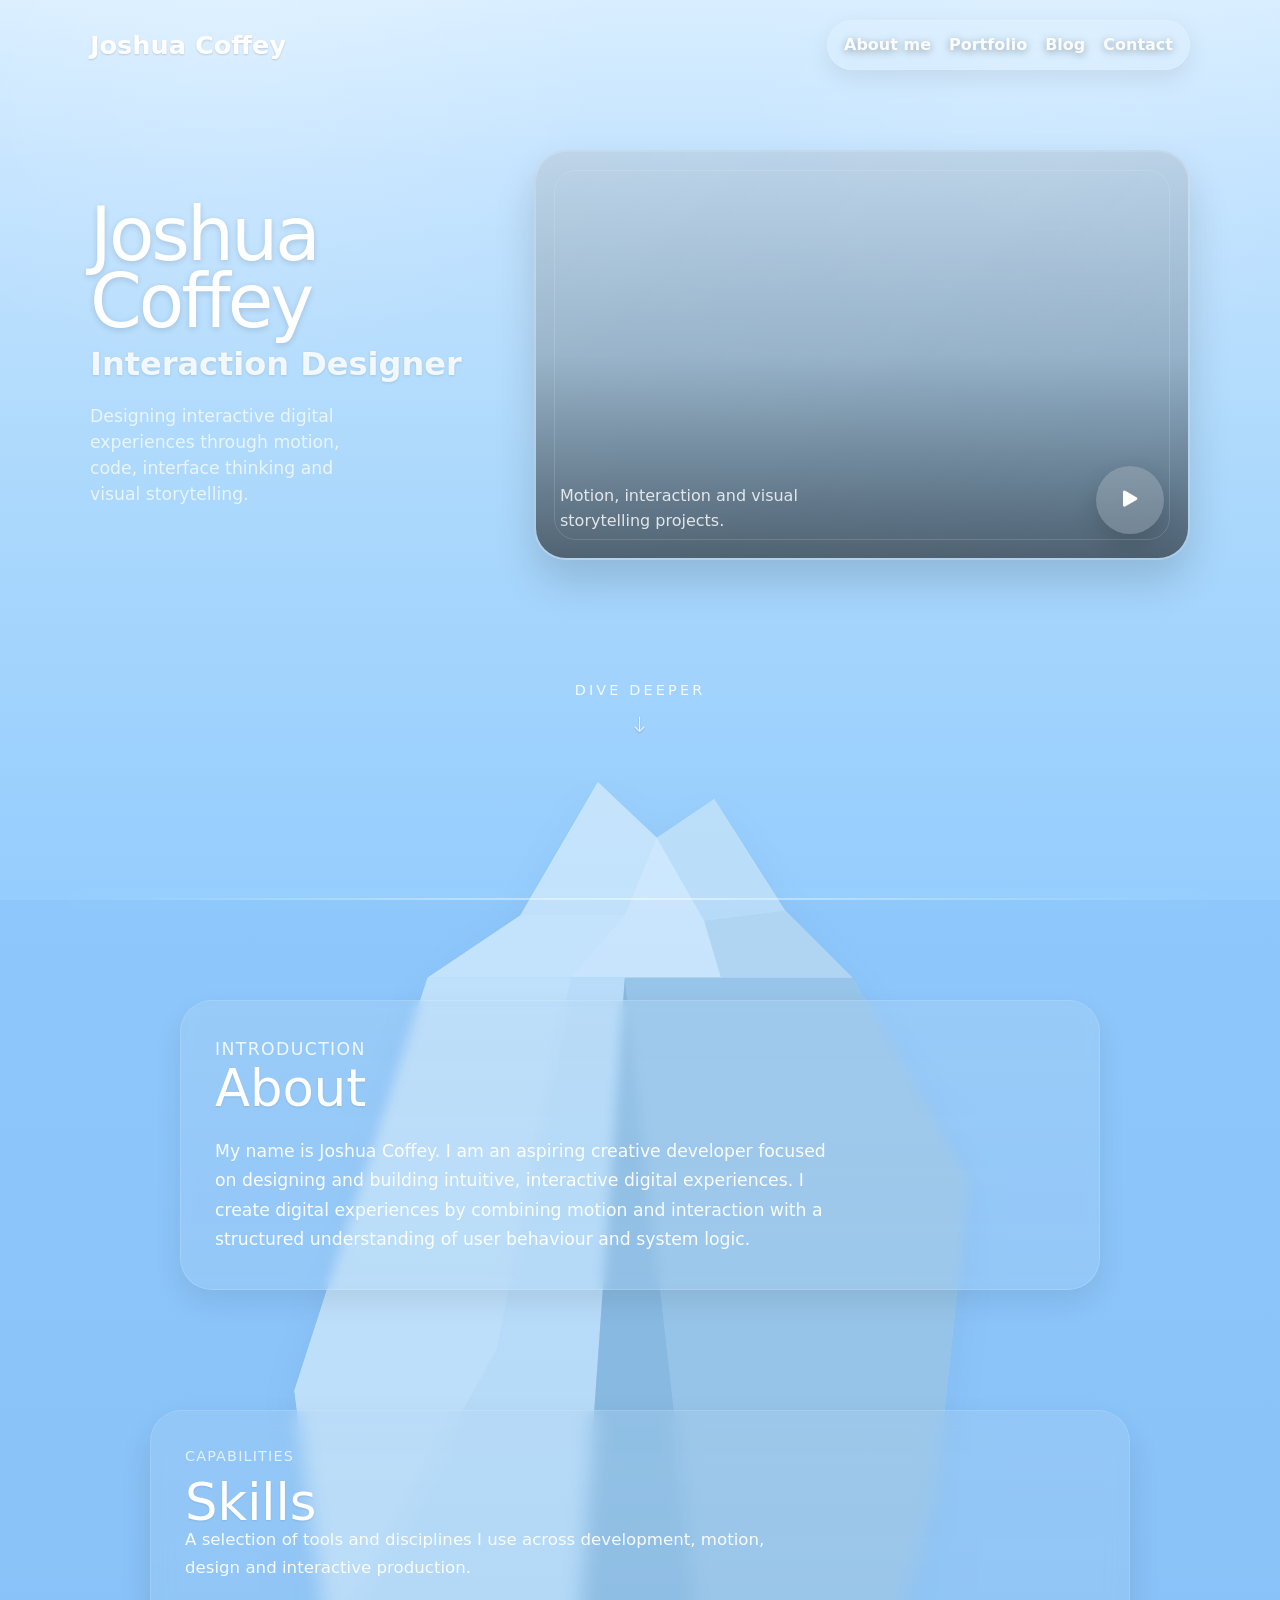
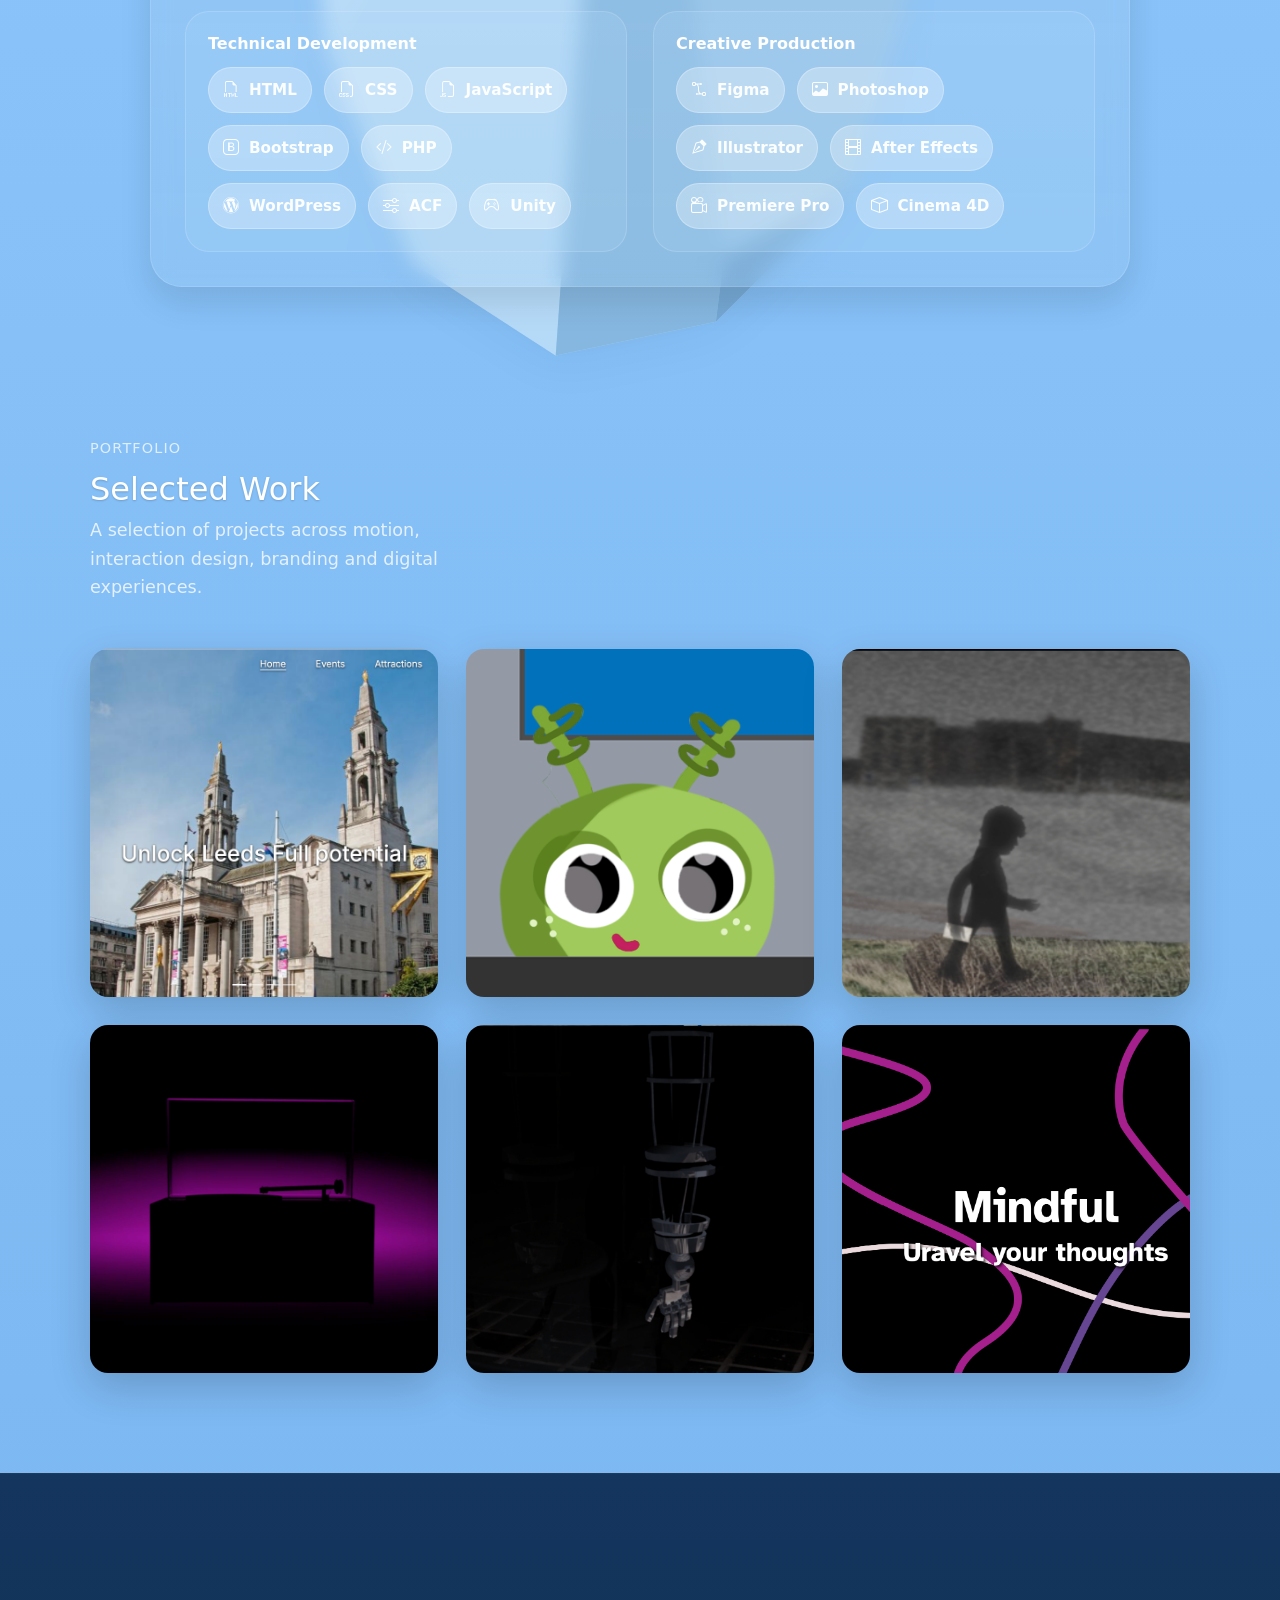
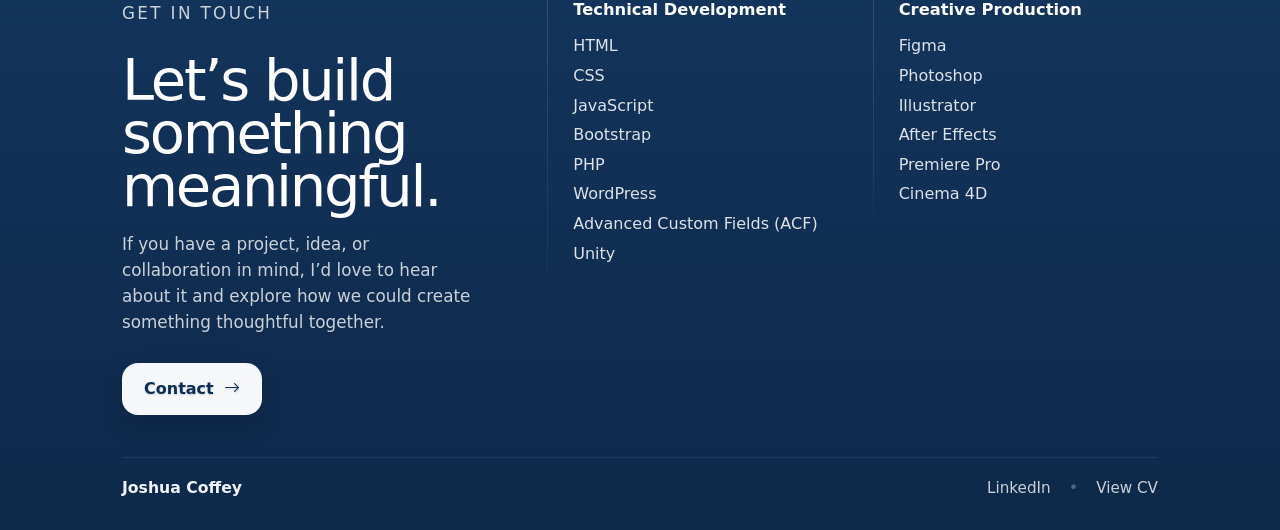
<file: index.html>
<!DOCTYPE html>
<html lang="en">
<head>
  <meta charset="UTF-8" />
  <meta name="viewport" content="width=device-width, initial-scale=1.0" />

  <title>Joshua Coffey | Portfolio</title>
  <link rel="icon" href="img/favicon2.png">

  <link href="https://cdn.jsdelivr.net/npm/bootstrap@5.3.3/dist/css/bootstrap.min.css" rel="stylesheet">
  <link rel="stylesheet" href="https://cdn.jsdelivr.net/npm/bootstrap-icons@1.11.3/font/bootstrap-icons.css">

  <style>
    :root{
      --radius:28px;
      --panel-shadow:0 16px 32px rgba(0,0,0,0.10);
      --section-padding-y:110px;
      --section-padding-x:20px;
      --text-dark:#fff;
      --text-light:#fff;
      --text-mid:rgba(255,255,255,0.86);
      --text-soft:rgba(255,255,255,0.72);
      --work-card-shadow:0 14px 35px rgba(0,0,0,0.14);
    }

    *{
      box-sizing:border-box;
    }

    html{
      scroll-behavior:smooth;
    }

    body{
      margin:0;
      font-family:system-ui,-apple-system,"Segoe UI",sans-serif;
      color:var(--text-dark);
      transition:background 0.35s linear;
      background:linear-gradient(
        to bottom,
        rgb(149,205,254),
        rgb(120,180,240)
      );
      text-shadow:0 1px 2px rgba(0,0,0,0.18);
      -webkit-font-smoothing:antialiased;
      -moz-osx-font-smoothing:grayscale;
      text-rendering:optimizeLegibility;
      overflow-x:hidden;
    }

    img,
    video{
      max-width:100%;
      display:block;
    }

    h1,h2,h3,h4,h5,p{
      margin-top:0;
    }

    p{
      line-height:1.6;
    }

    .container{
      width:min(1240px, 92vw);
      margin:0 auto;
      position:relative;
      padding-left:var(--section-padding-x);
      padding-right:var(--section-padding-x);
    }

    .stage{
      padding:var(--section-padding-y) 0;
      position:relative;
    }

    /* =========================
       NAVS
    ========================== */

    .site-nav{
      width:100%;
    }

    .site-nav-inner{
      display:flex;
      align-items:center;
      justify-content:space-between;
      gap:20px;
    }

    .brand{
      font-size:clamp(1.2rem,2vw,1.8rem);
      font-weight:700;
      color:var(--text-dark);
      margin:0;
      text-decoration:none;
      white-space:nowrap;
      text-shadow:0 1px 2px rgba(0,0,0,0.14);
    }

    .nav-links{
      display:flex;
      gap:18px;
      align-items:center;
      justify-content:flex-start;
      background:rgba(255,255,255,0.10);
      padding:12px 16px;
      border-radius:999px;
      border:1px solid rgba(255,255,255,0.14);
      backdrop-filter:blur(10px);
      -webkit-backdrop-filter:blur(10px);
      box-shadow:0 8px 24px rgba(0,0,0,0.08);
      max-width:100%;
    }

    .nav-links a{
      text-decoration:none;
      color:rgba(255,255,255,0.92);
      font-size:1rem;
      text-shadow:none;
      font-weight:600;
      text-shadow:0 2px 8px rgba(0,0,0,0.35);
    }

    .nav-links a:hover{
      opacity:.75;
    }

    .site-nav--hero{
      position:absolute;
      top:20px;
      left:0;
      z-index:6;
      opacity:1;
      transition:opacity .3s ease, transform .3s ease;
    }

    .site-nav--hero.is-hidden{
      opacity:0;
      transform:translateY(-10px);
      pointer-events:none;
    }

    .site-nav--fixed{
      position:fixed;
      top:12px;
      left:0;
      width:100%;
      z-index:9999;
      isolation:isolate;
      opacity:0;
      transform:translateY(-12px);
      pointer-events:none;
      transition:opacity .35s ease, transform .35s ease;
      display:flex;
      justify-content:center;
    }

    .site-nav--fixed.is-visible{
      opacity:1;
      transform:translateY(0);
      pointer-events:auto;
    }

    .site-nav--fixed .site-nav-inner{
      width:min(1240px, 92vw);
      margin:0 auto;
      background:rgba(25,60,95,0.16);
      backdrop-filter:blur(14px) saturate(160%);
      -webkit-backdrop-filter:blur(14px) saturate(160%);
      border:1px solid rgba(255,255,255,0.14);
      border-radius:999px;
      padding:10px 18px;
      box-shadow:0 10px 30px rgba(0,0,0,0.12);
    }

    .site-nav--fixed .nav-links{
      background:transparent;
      border:none;
      box-shadow:none;
      padding:0;
      backdrop-filter:none;
      -webkit-backdrop-filter:none;
    }

    /* =========================
       HERO
    ========================== */

    .hero{
      min-height:100vh;
      background:
        radial-gradient(circle at 18% 0%, rgba(255,255,255,0.18), transparent 28%),
        radial-gradient(circle at 82% 8%, rgba(255,255,255,0.10), transparent 24%),
        linear-gradient(
          to bottom,
          #d8eeff 0%,
          #c5e4ff 18%,
          #add9fc 52%,
          #95CDFE 100%
        );
      position:relative;
      overflow:visible;
      z-index:1;
      padding:0;
    }

    .hero-inner{
      min-height:100vh;
      display:grid;
      align-items:center;
      padding-top:20px;
    }

    .hero-layout{
      display:grid;
      grid-template-columns:380px minmax(0, 1fr);
      gap:64px;
      align-items:center;
      position:relative;
      z-index:3;
      padding-top:70px;
      padding-bottom:280px;
    }

    .hero-copy{
      width:100%;
      max-width:380px;
    }

    .hero-copy h1{
      font-size:clamp(3.4rem,5.8vw,6rem);
      line-height:0.9;
      margin-bottom:12px;
      color:var(--text-dark);
      text-shadow:0 2px 6px rgba(0,0,0,0.14);
      letter-spacing:-0.04em;
    }

    .hero-copy h2{
      font-size:clamp(1.5rem,2.5vw,2.25rem);
      line-height:1;
      font-weight:600;
      margin:0 0 24px;
      color:var(--text-mid);
      text-shadow:0 1px 3px rgba(0,0,0,0.10);
    }

    .hero-copy p{
      max-width:26ch;
      font-size:1.08rem;
      line-height:1.5;
      color:var(--text-soft);
      margin:0;
      text-shadow:none;
    }

    /* =========================
       SHOWREEL PANEL
    ========================== */

    .sizzle-panel{
      position:relative;
      width:100%;
      aspect-ratio:16 / 10;
      min-height:auto;
      border-radius:32px;
      overflow:hidden;
      background:
        linear-gradient(135deg, rgba(255,255,255,0.16), rgba(255,255,255,0.04)),
        rgba(0,0,0,0.10);
      border:2px solid rgba(255,255,255,0.16);
      box-shadow:0 22px 42px rgba(0,0,0,0.14);
      cursor:pointer;
      isolation:isolate;
      max-width:100%;
    }

    .sizzle-panel::before{
      content:"";
      position:absolute;
      inset:18px;
      border-radius:22px;
      border:1px solid rgba(255,255,255,0.14);
      pointer-events:none;
      z-index:3;
    }

    .showreel-preview{
      position:absolute;
      inset:0;
      width:100%;
      height:100%;
      object-fit:cover;
      z-index:1;
    }

    .showreel-overlay{
      position:absolute;
      inset:0;
      z-index:2;
      display:flex;
      align-items:flex-end;
      justify-content:space-between;
      gap:20px;
      padding:24px;
      background:linear-gradient(
        to top,
        rgba(0,0,0,0.50),
        rgba(0,0,0,0.12),
        transparent
      );
    }

    .showreel-title h3{
      margin:0 0 6px;
      font-size:1.45rem;
      color:var(--text-dark);
      text-shadow:0 1px 3px rgba(0,0,0,0.14);
    }

    .showreel-title p{
      margin:0;
      color:rgba(255,255,255,0.82);
      max-width:28ch;
      text-shadow:none;
    }

    .play-button{
      width:68px;
      height:68px;
      border:none;
      border-radius:50%;
      background:rgba(255,255,255,0.18);
      color:white;
      backdrop-filter:blur(10px);
      -webkit-backdrop-filter:blur(10px);
      display:grid;
      place-items:center;
      font-size:1.8rem;
      cursor:pointer;
      flex-shrink:0;
      box-shadow:0 10px 24px rgba(0,0,0,0.14);
    }

    .play-button:hover{
      background:rgba(255,255,255,0.24);
    }

    /* =========================
       HERO DIVE CUE
    ========================== */

    .dive-divider{
      position:absolute;
      left:0;
      right:0;
      bottom:0;
      z-index:2;
      pointer-events:none;
    }

    .waterline{
      width:100%;
      height:2px;
      background:linear-gradient(
        to right,
        rgba(255,255,255,0),
        rgba(255,255,255,0.55),
        rgba(255,255,255,0)
      );
      box-shadow:0 0 18px rgba(255,255,255,0.16);
      opacity:0.9;
    }

    .dive-copy{
      position:absolute;
      left:50%;
      transform:translateX(-50%);
      bottom:162px;
      display:inline-flex;
      flex-direction:column;
      align-items:center;
      gap:10px;
      text-align:center;
    }

    .dive-copy p{
      margin:0;
      font-size:0.9rem;
      letter-spacing:0.22em;
      text-transform:uppercase;
      color:rgba(255,255,255,0.88);
      text-shadow:none;
      white-space:nowrap;
    }

    .dive-copy i{
      font-size:1.1rem;
      color:rgba(255,255,255,0.82);
      animation:floatArrow 2.2s ease-in-out infinite;
    }

    @keyframes floatArrow{
      0%,100%{ transform:translateY(0); opacity:0.7; }
      50%{ transform:translateY(8px); opacity:1; }
    }

    /* =========================
       REEL MODAL
    ========================== */

    .reel-modal{
      position:fixed;
      inset:0;
      background:rgba(0,0,0,0.78);
      display:none;
      align-items:center;
      justify-content:center;
      padding:24px;
      z-index:10000;
    }

    .reel-modal.is-open{
      display:flex;
    }

    .reel-modal-inner{
      position:relative;
      width:min(1100px, 92vw);
      aspect-ratio:16 / 9;
      background:black;
      border-radius:22px;
      overflow:hidden;
      box-shadow:0 20px 60px rgba(0,0,0,0.45);
    }

    .reel-modal video{
      width:100%;
      height:100%;
      object-fit:contain;
      background:black;
    }

    .close-modal{
      position:absolute;
      top:14px;
      right:14px;
      width:42px;
      height:42px;
      border:none;
      border-radius:50%;
      background:rgba(255,255,255,0.15);
      color:white;
      font-size:1.2rem;
      cursor:pointer;
      z-index:2;
      backdrop-filter:blur(8px);
      -webkit-backdrop-filter:blur(8px);
    }

    /* =========================
       ICEBERG
    ========================== */

    .iceberg-wrap{
      position:absolute;
      left:50%;
      bottom:0;
      transform:translate(-50%, 80%);
      width:min(1180px, 94vw);
      z-index:1;
      pointer-events:none;
      opacity:0.58;
    }

    .iceberg-svg{
      width:100%;
      height:auto;
      display:block;
      filter:drop-shadow(0 12px 24px rgba(0,0,0,0.07));
    }

    .about-panel,
    .skills-panel,
    .skills-group{
      position:relative;
    }

    .about-panel::before,
    .skills-panel::before{
      content:"";
      position:absolute;
      inset:0;
      border-radius:inherit;
      background:linear-gradient(
        to bottom,
        rgba(255,255,255,0.04),
        rgba(255,255,255,0.01)
      );
      pointer-events:none;
    }

    /* =========================
       PANELS / SECTIONS
    ========================== */

    .about-section,
    .skills-section,
    .work-section,
    .site-footer{
      position:relative;
      z-index:4;
    }

    .panel{
      background:rgba(165, 205, 240, 0.20);
      border-radius:32px;
      padding:34px;
      box-shadow:var(--panel-shadow);
      color:var(--text-dark);
      backdrop-filter:blur(10px);
      -webkit-backdrop-filter:blur(10px);
      border:1px solid rgba(255,255,255,0.16);
    }

    .section-header{
      display:block;
      margin-bottom:24px;
    }

    .section-header h2{
      font-size:clamp(2rem,4vw,3.4rem);
      line-height:0.95;
      margin:0;
      text-shadow:0 1px 2px rgba(0,0,0,0.10);
    }

    .section-kicker{
      margin:0 0 10px;
      font-size:.9rem;
      letter-spacing:.08em;
      text-transform:uppercase;
      opacity:.9;
      color:rgba(255,255,255,0.82);
      text-shadow:none;
    }

    /* =========================
       ABOUT
    ========================== */

    .about-section{
      padding-top:100px;
      padding-bottom:40px;
    }

    .about-panel{
      max-width:920px;
      margin:0 auto;
      background:rgba(170, 210, 242, 0.24);
      border:1px solid rgba(255,255,255,0.16);
      backdrop-filter:blur(6px);
      -webkit-backdrop-filter:blur(6px);
      box-shadow:0 12px 28px rgba(0,0,0,0.08);
    }

    .about-panel p{
      max-width:58ch;
      font-size:1.08rem;
      line-height:1.7;
      margin:0;
      color:rgba(255,255,255,0.94);
      text-shadow:none;
    }

    /* =========================
       SKILLS
    ========================== */

    .skills-section{
      padding-top:80px;
      padding-bottom:90px;
    }

    .skills-panel{
      max-width:980px;
      margin:0 auto;
    }

    .skills-intro{
      max-width:58ch;
      margin:0;
      font-size:1.04rem;
      line-height:1.7;
      opacity:1;
      color:rgba(255,255,255,0.92);
      text-shadow:none;
    }

    .skills-groups{
      display:grid;
      grid-template-columns:repeat(2, minmax(0, 1fr));
      gap:26px;
      margin-top:28px;
    }

    .skills-group{
      background:rgba(175, 214, 244, 0.20);
      border:1px solid rgba(255,255,255,0.16);
      border-radius:24px;
      padding:22px;
    }

    .skills-group h3{
      font-size:1rem;
      margin:0 0 14px;
      font-weight:700;
      text-shadow:none;
    }

    .skills-list{
      display:flex;
      flex-wrap:wrap;
      gap:12px;
    }

    .skill-pill{
      display:inline-flex;
      align-items:center;
      gap:10px;
      padding:10px 14px;
      border-radius:999px;
      background:rgba(255,255,255,0.30);
      border:1px solid rgba(255,255,255,0.28);
      font-size:.95rem;
      font-weight:600;
      color:rgba(255,255,255,0.96);
      text-shadow:none;
    }

    .skill-pill i{
      font-size:1rem;
    }

    /* =========================
       WORK
    ========================== */

    .work-section{
      padding-top:60px;
      padding-bottom:100px;
      background:transparent;
    }

    .work-section-inner{
      width:min(1180px, 92vw);
      margin:0 auto;
    }

    .work-intro{
      margin-bottom:48px;
      max-width:760px;
    }

    .work-description{
      max-width:38ch;
      font-size:1.1rem;
      color:rgba(255,255,255,0.78);
      text-shadow:none;
    }

    .work-grid{
      display:grid;
      grid-template-columns:repeat(3, 1fr);
      gap:28px;
    }

    .work-card{
      position:relative;
      display:block;
      aspect-ratio:1 / 1;
      border-radius:18px;
      overflow:hidden;
      text-decoration:none;
      box-shadow:0 14px 40px rgba(0,0,0,0.18);
      transition:transform .35s ease, box-shadow .35s ease;
    }

    .work-card img{
      width:100%;
      height:100%;
      object-fit:cover;
      transition:transform .5s ease;
    }

    .work-card:hover img{
      transform:scale(1.06);
    }

    .work-card:hover{
      transform:translateY(-10px);
      box-shadow:0 30px 70px rgba(0,0,0,0.28);
    }

    .work-overlay{
      position:absolute;
      inset:0;
      background:linear-gradient(
        to top,
        rgba(0,0,0,0.65),
        rgba(0,0,0,0.2),
        transparent
      );
      display:flex;
      align-items:flex-end;
      padding:18px;
      opacity:0;
      transition:opacity .35s ease;
    }

    .work-card:hover .work-overlay{
      opacity:1;
    }

    .work-title{
      font-size:1.2rem;
      font-weight:600;
      color:white;
      text-shadow:none;
    }

    /* =========================
       FOOTER
    ========================== */

    .site-footer{
      padding:70px 0 0;
      position:relative;
      z-index:4;
      background:linear-gradient(
        to bottom,
        rgba(16,48,88,0.96),
        rgba(12,38,70,0.98)
      );
      border-top:1px solid rgba(255,255,255,0.08);
    }

    .footer-panel{
      border-radius:38px 38px 0 0;
      padding:56px 32px 30px;
      color:var(--text-light);
    }

    .footer-top{
      display:grid;
      grid-template-columns:minmax(320px, 1.35fr) minmax(220px, 1fr) minmax(220px, 1fr);
      gap:40px;
      align-items:start;
    }

    .footer-cta{
      padding-right:30px;
    }

    .footer-kicker{
      margin:0 0 14px;
      font-size:.82rem;
      letter-spacing:.14em;
      text-transform:uppercase;
      color:rgba(255,255,255,0.64);
      text-shadow:none;
    }

    .footer-cta h2{
      margin:0 0 18px;
      font-size:clamp(2.5rem,4.5vw,4.8rem);
      line-height:0.92;
      letter-spacing:-0.04em;
      max-width:8ch;
      text-shadow:none;
    }

    .footer-cta p{
      margin:0 0 28px;
      max-width:34ch;
      font-size:1.05rem;
      line-height:1.55;
      color:rgba(255,255,255,0.78);
      text-shadow:none;
    }

    .footer-button{
      display:inline-flex;
      align-items:center;
      justify-content:center;
      gap:10px;
      min-height:52px;
      padding:0 22px;
      border-radius:16px;
      background:rgba(255,255,255,0.96);
      color:#0d2f57;
      text-decoration:none;
      font-weight:700;
      font-size:1rem;
      box-shadow:0 10px 24px rgba(0,0,0,0.16);
      transition:transform .25s ease, box-shadow .25s ease, opacity .25s ease;
    }

    .footer-button:hover{
      transform:translateY(-2px);
      box-shadow:0 16px 30px rgba(0,0,0,0.18);
      opacity:0.96;
    }

    .footer-column{
      position:relative;
      padding-left:26px;
    }

    .footer-column::before{
      content:"";
      position:absolute;
      left:0;
      top:0;
      bottom:0;
      width:1px;
      background:linear-gradient(
        to bottom,
        rgba(255,255,255,0.14),
        rgba(255,255,255,0.04)
      );
    }

    .footer-column h4{
      margin:0 0 16px;
      font-size:1.02rem;
      font-weight:700;
      text-shadow:none;
    }

    .footer-column ul{
      list-style:none;
      padding:0;
      margin:0;
    }

    .footer-column li{
      margin-bottom:8px;
      font-size:1rem;
      line-height:1.35;
      color:rgba(255,255,255,0.86);
      text-shadow:none;
    }

    .footer-bottom{
      margin-top:42px;
      padding-top:18px;
      border-top:1px solid rgba(255,255,255,0.08);
      display:flex;
      align-items:center;
      justify-content:space-between;
      gap:18px;
      flex-wrap:wrap;
    }

    .footer-signoff{
      font-weight:700;
      font-size:.98rem;
      color:rgba(255,255,255,0.94);
      text-shadow:none;
    }

    .footer-links{
      display:flex;
      align-items:center;
      gap:18px;
      flex-wrap:wrap;
    }

    .footer-links a{
      color:rgba(255,255,255,0.78);
      text-decoration:none;
      font-size:.95rem;
      text-shadow:none;
      transition:opacity .2s ease;
    }

    .footer-links a:hover{
      opacity:0.8;
    }

    .footer-links span{
      color:rgba(255,255,255,0.28);
      text-shadow:none;
    }

    /* =========================
       RESPONSIVE
    ========================== */

    @media (max-width:1080px){
      .work-grid{
        grid-template-columns:repeat(2, minmax(0, 1fr));
      }
    }

    @media (max-width:991px){
      .hero{
        min-height:auto;
      }

      .hero-inner{
        min-height:auto;
        padding-top:40px;
      }

      .hero-layout{
        grid-template-columns:1fr;
        gap:36px;
        padding-top:110px;
        padding-bottom:240px;
      }

      .hero-copy{
        max-width:520px;
      }

      .hero-copy h1{
        font-size:clamp(3rem,8vw,5rem);
      }

      .hero-copy h2{
        font-size:clamp(1.35rem,3vw,2rem);
      }

      .hero-copy p{
        max-width:30ch;
      }

      .sizzle-panel{
        aspect-ratio:16 / 10;
      }

      .dive-copy{
        bottom:144px;
      }

      .iceberg-wrap{
        width:min(1080px, 110vw);
        transform:translate(-50%, 80%);
        opacity:0.76;
      }

      .about-section{
        padding-top:100px;
      }

      .skills-section{
        padding-top:80px;
      }

      .skills-groups{
        grid-template-columns:1fr;
      }

      .footer-top{
        grid-template-columns:1fr;
        gap:32px;
      }

      .footer-cta{
        padding-right:0;
        max-width:620px;
      }

      .footer-cta h2{
        max-width:10ch;
      }

      .footer-column{
        padding-left:0;
      }

      .footer-column::before{
        display:none;
      }

      .footer-bottom{
        margin-top:34px;
      }
    }

    @media (max-width:767px){
      :root{
        --section-padding-y:70px;
        --section-padding-x:16px;
      }

      .site-nav--hero{
        top:12px;
      }

      .site-nav-inner{
        flex-direction:column;
        align-items:center;
        gap:8px;
      }

      .brand{
        font-size:1.3rem;
        margin-bottom:4px;
      }

      .nav-links{
        width:100%;
        justify-content:center;
        flex-wrap:wrap;
        gap:10px 14px;
        padding:10px 14px;
      }

      .nav-links a{
        font-size:.95rem;
      }

      .hero-layout{
        grid-template-columns:1fr;
        gap:28px;
        padding-top:90px;
        padding-bottom:210px;
      }

      .hero-copy{
        max-width:420px;
      }

      .hero-copy h1{
        font-size:3rem;
      }

      .hero-copy h2{
        font-size:1.35rem;
        margin-bottom:18px;
      }

      .hero-copy p{
        max-width:28ch;
        font-size:1rem;
      }

      .sizzle-panel{
        aspect-ratio:16 / 10;
        min-height:auto;
        border-radius:24px;
      }

      .sizzle-panel::before{
        inset:12px;
        border-radius:16px;
      }

      .showreel-overlay{
        padding:18px;
        gap:14px;
      }

      .showreel-title h3{
        font-size:1.2rem;
      }

      .play-button{
        width:56px;
        height:56px;
        font-size:1.5rem;
      }

      .dive-copy{
        bottom:124px;
      }

      .dive-copy p{
        font-size:0.78rem;
        letter-spacing:0.18em;
      }

      .iceberg-wrap{
        width:min(920px, 100vw);
        transform:translate(-50%, 80%);
        opacity:0.74;
      }

      .about-section{
        padding-top:100px;
      }

      .skills-section{
        padding-top:80px;
      }

      .panel{
        border-radius:28px;
        padding:24px 22px;
      }

      .work-grid{
        grid-template-columns:1fr;
        gap:30px;
      }

      .site-footer{
        padding-top:50px;
      }

      .footer-panel{
        border-radius:30px 30px 0 0;
        padding:34px 22px 24px;
      }

      .footer-cta h2{
        font-size:2.4rem;
      }

      .footer-cta p{
        font-size:1rem;
        margin-bottom:22px;
      }

      .footer-button{
        width:100%;
        justify-content:center;
      }

      .footer-bottom{
        align-items:flex-start;
        flex-direction:column;
        gap:12px;
      }

      .footer-links{
        gap:12px;
      }
    }
  </style>
</head>
<body>

  <!-- GLOBAL FIXED NAV -->
  <nav class="site-nav site-nav--fixed" id="globalNav">
    <div class="container site-nav-inner">
      <a href="#" class="brand">Joshua Coffey</a>

      <div class="nav-links">
        <a href="aboutme.html">About me</a>
        <a href="#work">Portfolio</a>
        <a href="https://substack.com/@joshuacoffey/posts">Blog</a>
        <a href="#footer">Contact</a>
      </div>
    </div>
  </nav>

  <section class="hero">

    <!-- HERO NAV -->
    <nav class="site-nav site-nav--hero" id="heroNav">
      <div class="container site-nav-inner">
        <a href="#" class="brand">Joshua Coffey</a>

        <div class="nav-links">
          <a href="aboutme.html">About me</a>
          <a href="#work">Portfolio</a>
          <a href="https://substack.com/@joshuacoffey/posts">Blog</a>
          <a href="#footer">Contact</a>
        </div>
      </div>
    </nav>

    <!-- HERO CONTENT -->
    <div class="container hero-inner">
      <div class="hero-layout">

        <div class="hero-copy">
          <h1>Joshua Coffey</h1>
          <h2>Interaction Designer</h2>
          <p>
            Designing interactive digital experiences through motion, code,
            interface thinking and visual storytelling.
          </p>
        </div>

        <div class="sizzle-panel" id="openReel" role="button" tabindex="0" aria-label="Open showreel">
          <video
            class="showreel-preview"
            autoplay
            muted
            loop
            playsinline
            preload="metadata"
          >
            <source src="img/showreel-preview.mp4" type="video/mp4">
          </video>

          <div class="showreel-overlay">
            <div class="showreel-title">
              <p>Motion, interaction and visual storytelling projects.</p>
            </div>

            <button class="play-button" type="button" aria-label="Play showreel">
              <i class="bi bi-play-fill"></i>
            </button>
          </div>
        </div>

      </div>

      <div class="dive-divider" aria-hidden="true">
        <div class="dive-copy">
          <p>Dive Deeper</p>
          <i class="bi bi-arrow-down"></i>
        </div>
        <div class="waterline"></div>
      </div>

      <div class="iceberg-wrap">
        <svg class="iceberg-svg" viewBox="0 0 700 820" xmlns="http://www.w3.org/2000/svg">
          <path d="M279 173L325 94L360 127L394 104L436 170L476 210H224L279 173Z" fill="#F4FBFF"/>
          <path d="M325 94L360 127L341 173L279 173L325 94Z" fill="#E4F3FB"/>
          <path d="M360 127L394 104L436 170L388 176L360 127Z" fill="#D4EAF7"/>
          <path d="M279 173L341 173L309 210H224L279 173Z" fill="#EAF7FD"/>
          <path d="M388 176L436 170L476 210H398L388 176Z" fill="#C8E0EE"/>
          <path d="M224 210H476L545 330L525 520L475 690L395 770L300 790L215 735L165 610L145 455L224 210Z" fill="#B7D9EC"/>
          <path d="M224 210H341L300 790L215 735L165 610L145 455L224 210Z" fill="#D7EDF9"/>
          <path d="M341 210H476L545 330L525 520L475 690L400 730L341 210Z" fill="#9FC4DD"/>
          <path d="M300 790L341 210L400 730L395 770L300 790Z" fill="#86B2D0"/>
          <path d="M224 210L309 210L265 430L165 610L145 455L224 210Z" fill="#E3F4FC"/>
          <path d="M400 730L475 690L395 770L400 730Z" fill="#6A97BC"/>
        </svg>
      </div>
    </div>
  </section>

  <!-- ABOUT -->
  <section class="stage about-section" id="about">
    <div class="container">
      <div class="panel about-panel">
        <div class="section-header">
          <p class="section-kicker">Introduction</p>
          <h2>About</h2>
        </div>

        <p>
          My name is Joshua Coffey. I am an aspiring creative developer focused on
          designing and building intuitive, interactive digital experiences. I create
          digital experiences by combining motion and interaction with a structured
          understanding of user behaviour and system logic.
        </p>
      </div>
    </div>
  </section>

  <!-- SKILLS -->
  <section class="stage skills-section" id="skills">
    <div class="container">
      <div class="panel skills-panel">

        <div class="section-header">
          <p class="section-kicker">Capabilities</p>
          <h2>Skills</h2>
          <p class="skills-intro">
            A selection of tools and disciplines I use across development, motion,
            design and interactive production.
          </p>
        </div>

        <div class="skills-groups">
          <div class="skills-group">
            <h3>Technical Development</h3>
            <div class="skills-list">
              <div class="skill-pill"><i class="bi bi-filetype-html"></i><span>HTML</span></div>
              <div class="skill-pill"><i class="bi bi-filetype-css"></i><span>CSS</span></div>
              <div class="skill-pill"><i class="bi bi-filetype-js"></i><span>JavaScript</span></div>
              <div class="skill-pill"><i class="bi bi-bootstrap"></i><span>Bootstrap</span></div>
              <div class="skill-pill"><i class="bi bi-code-slash"></i><span>PHP</span></div>
              <div class="skill-pill"><i class="bi bi-wordpress"></i><span>WordPress</span></div>
              <div class="skill-pill"><i class="bi bi-sliders"></i><span>ACF</span></div>
              <div class="skill-pill"><i class="bi bi-controller"></i><span>Unity</span></div>
            </div>
          </div>

          <div class="skills-group">
            <h3>Creative Production</h3>
            <div class="skills-list">
              <div class="skill-pill"><i class="bi bi-bezier2"></i><span>Figma</span></div>
              <div class="skill-pill"><i class="bi bi-image"></i><span>Photoshop</span></div>
              <div class="skill-pill"><i class="bi bi-vector-pen"></i><span>Illustrator</span></div>
              <div class="skill-pill"><i class="bi bi-film"></i><span>After Effects</span></div>
              <div class="skill-pill"><i class="bi bi-camera-reels"></i><span>Premiere Pro</span></div>
              <div class="skill-pill"><i class="bi bi-box"></i><span>Cinema 4D</span></div>
            </div>
          </div>
        </div>

      </div>
    </div>
  </section>

  <!-- WORK -->
  <section class="stage work-section" id="work">
    <div class="container work-section-inner">
      <div class="work-intro">
        <p class="section-kicker">Portfolio</p>
        <h2>Selected Work</h2>
        <p class="work-description">
          A selection of projects across motion, interaction design, branding and digital experiences.
        </p>
      </div>

      <div class="work-grid">
        <a class="work-card" href="wp.html">
          <img src="img/wp-thumbnail.png" alt="Wordpress website">
          <div class="work-overlay">
            <span class="work-title">WordPress Website</span>
          </div>
        </a>

        <a class="work-card" href="id.html">
          <img src="img/learning-game.png" alt="pH Game">
          <div class="work-overlay">
            <span class="work-title">Interactive Web Game</span>
          </div>
        </a>

        <a class="work-card" href="agb.html">
          <img src="img/advanced-graphics.png" alt="Advanced Graphics">
          <div class="work-overlay">
            <span class="work-title">Advanced Graphics</span>
          </div>
        </a>

        <a class="work-card" href="3d.html">
          <img src="img/3d-product.png" alt="3D product demo">
          <div class="work-overlay">
            <span class="work-title">3D product demo</span>
          </div>
        </a>

        <a class="work-card" href="ts.html">
          <img src="img/title-sequence.png" alt="Title Sequence">
          <div class="work-overlay">
            <span class="work-title"> Motion Graphics Title Sequence</span>
          </div>
        </a>

        <a class="work-card" href="gw.html">
          <img src="img/group-work.png" alt="Group Project">
          <div class="work-overlay">
            <span class="work-title">Group Project</span>
          </div>
        </a>
      </div>
    </div>
  </section>

  <!-- FOOTER -->
  <footer class="site-footer" id="footer">
    <div class="container">
      <div class="footer-panel">

        <div class="footer-top">
          <div class="footer-cta">
            <p class="footer-kicker">Get in touch</p>
            <h2>Let’s build something meaningful.</h2>
            <p>
              If you have a project, idea, or collaboration in mind, I’d love to hear about it
              and explore how we could create something thoughtful together.
            </p>
            <a href="mailto:Joshcoffeywork@gmail.com" class="footer-button">
              <span>Contact</span>
              <i class="bi bi-arrow-right"></i>
            </a>
          </div>

          <div class="footer-column">
            <h4>Technical Development</h4>
            <ul>
              <li>HTML</li>
              <li>CSS</li>
              <li>JavaScript</li>
              <li>Bootstrap</li>
              <li>PHP</li>
              <li>WordPress</li>
              <li>Advanced Custom Fields (ACF)</li>
              <li>Unity</li>
            </ul>
          </div>

          <div class="footer-column">
            <h4>Creative Production</h4>
            <ul>
              <li>Figma</li>
              <li>Photoshop</li>
              <li>Illustrator</li>
              <li>After Effects</li>
              <li>Premiere Pro</li>
              <li>Cinema 4D</li>
            </ul>
          </div>
        </div>

        <div class="footer-bottom">
          <div class="footer-signoff">Joshua Coffey</div>

          <div class="footer-links">
            <a href="https://www.linkedin.com/in/joshua-coffey-415b6a3b8/">LinkedIn</a>
            <span>•</span>
            <a href="files/Joshua_Coffey_CV.pdf">View CV</a>
          </div>
        </div>

      </div>
    </div>
  </footer>

  <!-- FULL REEL MODAL -->
  <div class="reel-modal" id="reelModal" aria-hidden="true">
    <div class="reel-modal-inner">
      <button class="close-modal" id="closeReel" type="button" aria-label="Close showreel">
        <i class="bi bi-x-lg"></i>
      </button>

      <video id="fullReel" controls preload="metadata">
        <source src="img/Showreel-full.mp4" type="video/mp4">
      </video>
    </div>
  </div>

  <script>
    const stops = [
      { pos: 0.0,  top: [149,205,254], bottom: [120,180,240] },
      { pos: 0.25, top: [120,180,240], bottom: [80,140,210] },
      { pos: 0.5,  top: [80,140,210],  bottom: [55,105,175] },
      { pos: 0.75, top: [55,105,175],  bottom: [40,85,150] },
      { pos: 1.0,  top: [40,85,150],   bottom: [33,85,135] }
    ];

    function lerp(a, b, t) {
      return a + (b - a) * t;
    }

    function getStops(progress) {
      for (let i = 0; i < stops.length - 1; i++) {
        if (progress >= stops[i].pos && progress <= stops[i + 1].pos) {
          return [stops[i], stops[i + 1]];
        }
      }
      return [stops[stops.length - 2], stops[stops.length - 1]];
    }

    function updateScrollGradient() {
      const maxScroll = document.body.scrollHeight - window.innerHeight;
      let progress = maxScroll > 0 ? window.scrollY / maxScroll : 0;

      progress = progress * progress;

      const [start, end] = getStops(progress);
      const localProgress = (progress - start.pos) / (end.pos - start.pos);

      const topColor = [
        Math.floor(lerp(start.top[0], end.top[0], localProgress)),
        Math.floor(lerp(start.top[1], end.top[1], localProgress)),
        Math.floor(lerp(start.top[2], end.top[2], localProgress))
      ];

      const bottomColor = [
        Math.floor(lerp(start.bottom[0], end.bottom[0], localProgress)),
        Math.floor(lerp(start.bottom[1], end.bottom[1], localProgress)),
        Math.floor(lerp(start.bottom[2], end.bottom[2], localProgress))
      ];

      document.body.style.background = `
        linear-gradient(
          to bottom,
          rgb(${topColor.join(",")}),
          rgb(${bottomColor.join(",")})
        )
      `;
    }

    const heroNav = document.getElementById('heroNav');
    const globalNav = document.getElementById('globalNav');
    const hero = document.querySelector('.hero');

    function updateNavSwap() {
      const triggerPoint = hero.offsetHeight - 120;

      if (window.scrollY > triggerPoint) {
        heroNav.classList.add('is-hidden');
        globalNav.classList.add('is-visible');
      } else {
        heroNav.classList.remove('is-hidden');
        globalNav.classList.remove('is-visible');
      }
    }

    const openReel = document.getElementById('openReel');
    const closeReel = document.getElementById('closeReel');
    const reelModal = document.getElementById('reelModal');
    const fullReel = document.getElementById('fullReel');

    function openModal() {
      reelModal.classList.add('is-open');
      reelModal.setAttribute('aria-hidden', 'false');
      fullReel.currentTime = 0;
      fullReel.play();
    }

    function closeModal() {
      reelModal.classList.remove('is-open');
      reelModal.setAttribute('aria-hidden', 'true');
      fullReel.pause();
    }

    openReel.addEventListener('click', openModal);
    openReel.addEventListener('keydown', (event) => {
      if (event.key === 'Enter' || event.key === ' ') {
        event.preventDefault();
        openModal();
      }
    });

    closeReel.addEventListener('click', closeModal);

    reelModal.addEventListener('click', (event) => {
      if (event.target === reelModal) {
        closeModal();
      }
    });

    document.addEventListener('keydown', (event) => {
      if (event.key === 'Escape') {
        closeModal();
      }
    });

    window.addEventListener('scroll', updateScrollGradient);
    window.addEventListener('scroll', updateNavSwap);

    window.addEventListener('load', () => {
      updateScrollGradient();
      updateNavSwap();
    });
  </script>

</body>
</html>
</file>
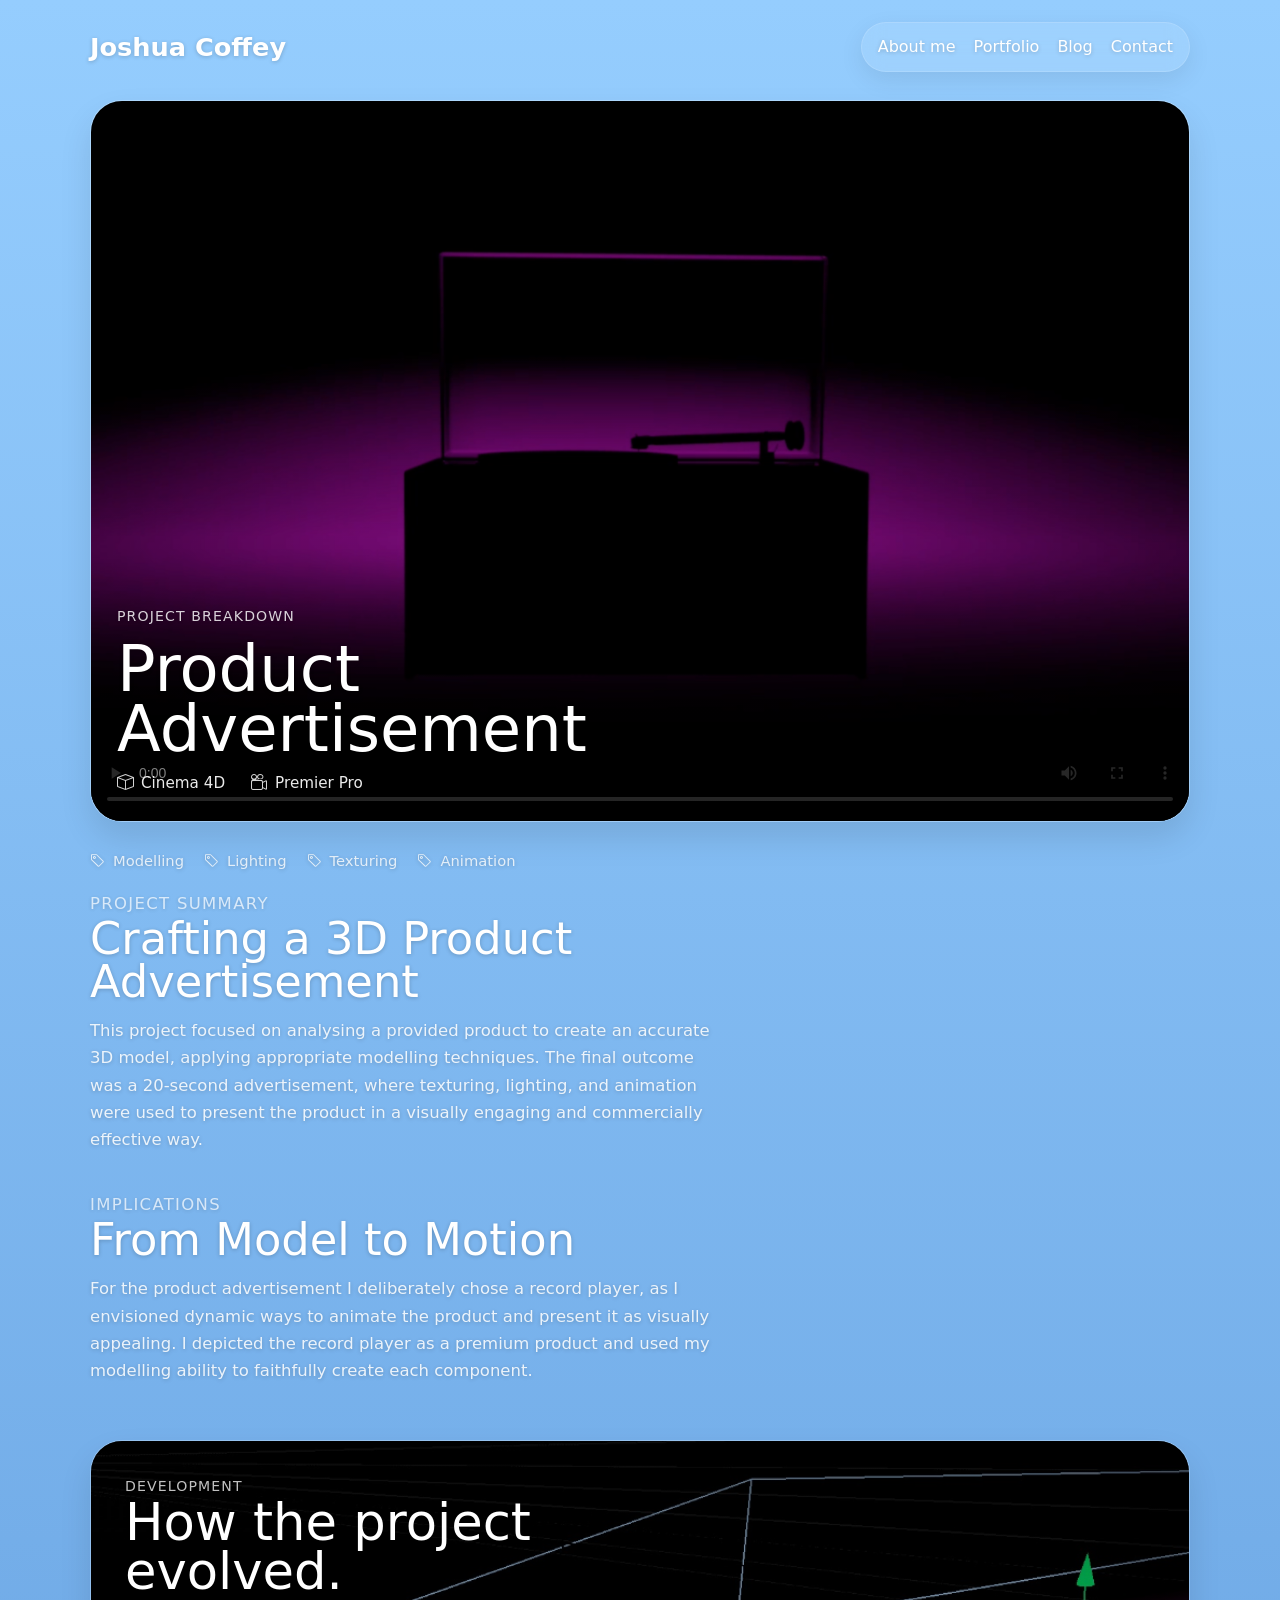
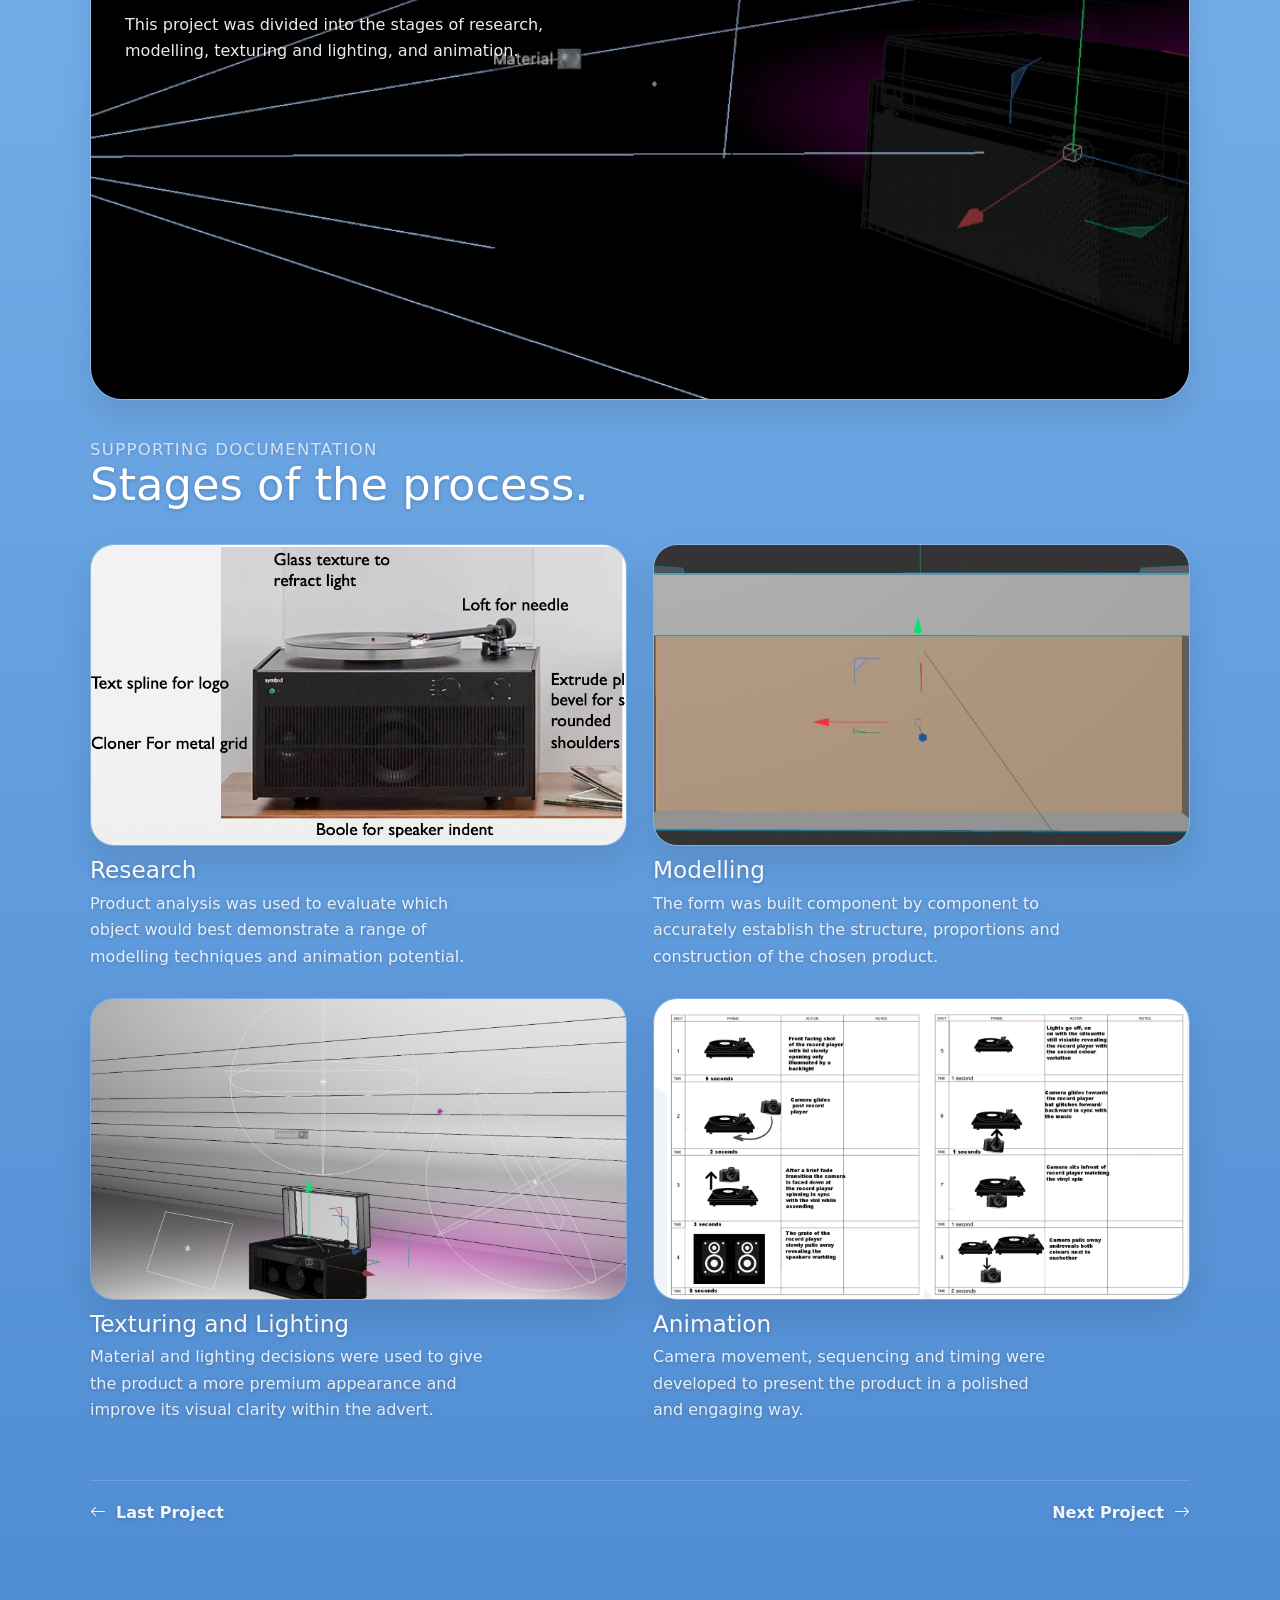
<file: 3d.html>
<!DOCTYPE html>
<html lang="en">
<head>
  <meta charset="UTF-8" />
  <meta name="viewport" content="width=device-width, initial-scale=1.0" />
  <title>3D Principles | Project Breakdown</title>
<link rel="icon" href="img/favicon2.png">
  <link href="https://cdn.jsdelivr.net/npm/bootstrap@5.3.3/dist/css/bootstrap.min.css" rel="stylesheet">
  <link rel="stylesheet" href="https://cdn.jsdelivr.net/npm/bootstrap-icons@1.11.3/font/bootstrap-icons.css">

  <style>
    :root{
      --radius:28px;
      --section-padding-x:20px;
      --text-dark:#ffffff;
      --text-soft:rgba(255,255,255,0.86);
      --line:rgba(255,255,255,0.18);
      --shadow:0 16px 32px rgba(0,0,0,0.10);
      --panel:rgba(255,255,255,0.08);
      --panel-strong:rgba(255,255,255,0.10);
    }

    *{
      box-sizing:border-box;
    }

    html{
      scroll-behavior:smooth;
    }

    body{
      margin:0;
      font-family:system-ui,-apple-system,"Segoe UI",sans-serif;
      color:var(--text-dark);
      background:linear-gradient(to bottom, rgb(149,205,254), rgb(80,140,210));
      text-shadow:0 1px 4px rgba(0,0,0,0.20);
    }

    img,
    video{
      display:block;
      width:100%;
      max-width:100%;
    }

    h1,h2,h3,h4,p{
      margin-top:0;
    }

    p{
      line-height:1.65;
    }

    .container{
      width:min(1180px, 92vw);
      margin:0 auto;
      padding-left:var(--section-padding-x);
      padding-right:var(--section-padding-x);
    }

    .site-nav{
      padding:22px 0 0;
    }

    .site-nav-inner{
      display:flex;
      align-items:center;
      justify-content:space-between;
      gap:20px;
    }

    .brand{
      font-size:clamp(1.2rem,2vw,1.8rem);
      font-weight:700;
      color:var(--text-dark);
      text-decoration:none;
      white-space:nowrap;
    }

    .nav-links{
      display:flex;
      gap:18px;
      align-items:center;
      background:rgba(255,255,255,0.10);
      padding:12px 16px;
      border-radius:999px;
      border:1px solid rgba(255,255,255,0.14);
      backdrop-filter:blur(10px);
      -webkit-backdrop-filter:blur(10px);
      box-shadow:0 8px 24px rgba(0,0,0,0.08);
    }

    .nav-links a{
      text-decoration:none;
      color:var(--text-dark);
      font-size:1rem;
    }

    .project-page{
      padding:28px 0 100px;
    }

    /* TOP VIDEO */
    .hero-media{
      position:relative;
      min-height:720px;
      border-radius:32px;
      overflow:hidden;
      border:1px solid rgba(255,255,255,0.18);
      box-shadow:var(--shadow);
      margin-bottom:28px;
      background:rgba(255,255,255,0.08);
    }

    .hero-media video{
      position:absolute;
      inset:0;
      width:100%;
      height:100%;
      object-fit:cover;
    }

    .hero-media::after{
      content:"";
      position:absolute;
      inset:0;
      background:linear-gradient(
        to top,
        rgba(0,0,0,0.55),
        rgba(0,0,0,0.16),
        rgba(0,0,0,0.08)
      );
      pointer-events:none;
    }

    .hero-media-inner{
      position:relative;
      z-index:2;
      min-height:720px;
      padding:26px;
      display:flex;
      flex-direction:column;
      justify-content:end;
      pointer-events:none;
    }

    .project-title-wrap,
    .tools-row{
      pointer-events:auto;
    }

    .project-title-wrap{
      max-width:640px;
    }

    .project-kicker{
      margin:0 0 10px;
      font-size:.88rem;
      letter-spacing:.08em;
      text-transform:uppercase;
      opacity:.82;
    }

    .project-title{
      font-size:clamp(2.8rem, 5vw, 5rem);
      line-height:.94;
      margin-bottom:12px;
    }

    .project-subtitle{
      margin:0;
      max-width:34ch;
      color:rgba(255,255,255,0.90);
      font-size:1rem;
    }

    /* QUIETER TOOLS */
    .tools-row{
      display:flex;
      flex-wrap:wrap;
      gap:16px 26px;
      align-items:center;
    }

    .tool-item{
      display:inline-flex;
      align-items:center;
      gap:8px;
      color:rgba(255,255,255,0.92);
      font-size:.95rem;
      font-weight:500;
    }

    .tool-item i{
      font-size:1rem;
      opacity:.9;
    }

    /* FREE EDITORIAL TEXT */
    .content-width{
      max-width:760px;
    }

    .meta-row{
      display:flex;
      flex-wrap:wrap;
      gap:12px 20px;
      margin-bottom:18px;
      color:rgba(255,255,255,0.80);
      font-size:.92rem;
    }

    .meta-row span{
      display:inline-flex;
      align-items:center;
      gap:8px;
    }

    .editorial-block{
      margin-bottom:38px;
    }

    .editorial-block h2{
      font-size:clamp(1.9rem, 3.5vw, 3rem);
      line-height:.96;
      margin:0 0 14px;
    }

    .editorial-block p{
      margin:0;
      color:var(--text-soft);
      max-width:60ch;
      font-size:1.03rem;
    }

    .small-kicker{
      margin:0 0 10px;
      font-size:.88rem;
      letter-spacing:.08em;
      text-transform:uppercase;
      opacity:.82;
    }

    /* DEVELOPMENT FEATURE */
    .development-feature{
      position:relative;
      min-height:560px;
      border-radius:32px;
      overflow:hidden;
      margin:56px 0 28px;
      box-shadow:var(--shadow);
      border:1px solid rgba(255,255,255,0.16);
      background:rgba(255,255,255,0.08);
    }

    .development-feature img{
      position:absolute;
      inset:0;
      height:100%;
      object-fit:cover;
    }

    .development-feature::after{
      content:"";
      position:absolute;
      inset:0;
      background:linear-gradient(
        to bottom,
        rgba(0,0,0,0.48),
        rgba(0,0,0,0.18),
        rgba(0,0,0,0.10)
      );
    }

    .development-copy{
      position:relative;
      z-index:2;
      padding:34px;
      max-width:620px;
    }

    .development-copy h2{
      font-size:clamp(2.2rem,4vw,4rem);
      line-height:.95;
      margin:0 0 16px;
    }

    .development-copy p{
      margin:0;
      color:rgba(255,255,255,0.92);
      max-width:46ch;
    }

    /* SUPPORTING GALLERY */
    .gallery-section{
      margin-top:36px;
    }

    .gallery-grid{
      display:grid;
      grid-template-columns:repeat(2, minmax(0, 1fr));
      gap:28px 26px;
      align-items:start;
    }

    .gallery-item{
      display:block;
    }

    .gallery-image{
      border-radius:24px;
      overflow:hidden;
      box-shadow:var(--shadow);
      border:1px solid rgba(255,255,255,0.14);
      margin-bottom:12px;
      background:rgba(255,255,255,0.08);
      aspect-ratio:16 / 9;
      position:relative;
    }

    .gallery-image::before{
      content:"";
      position:absolute;
      inset:0;
      background:linear-gradient(
        to bottom,
        rgba(255,255,255,0.06),
        rgba(255,255,255,0.02)
      );
      pointer-events:none;
      z-index:0;
    }

    .gallery-image img{
      position:absolute;
      inset:0;
      width:100%;
      height:100%;
      object-fit:cover;
    }

    .gallery-item h3{
      font-size:1.45rem;
      margin:0 0 8px;
      line-height:1.05;
    }

    .gallery-item p{
      margin:0;
      color:var(--text-soft);
      max-width:40ch;
      font-size:1rem;
    }

    /* NAV */
    .project-nav{
      display:flex;
      justify-content:space-between;
      gap:20px;
      margin-top:56px;
      padding-top:20px;
      border-top:1px solid rgba(255,255,255,0.16);
    }

    .project-nav a{
      text-decoration:none;
      color:white;
      font-weight:600;
      display:inline-flex;
      align-items:center;
      gap:10px;
      opacity:.92;
    }

    .project-nav a:hover{
      opacity:1;
    }

    @media (max-width:991px){
      .hero-media,
      .hero-media-inner{
        min-height:560px;
      }

      .development-feature{
        min-height:420px;
      }

      .gallery-grid{
        grid-template-columns:1fr;
      }

      .gallery-image{
        min-height:240px;
      }
    }

    @media (max-width:767px){
      :root{
        --section-padding-x:16px;
      }

      .site-nav-inner{
        flex-direction:column;
        align-items:flex-start;
      }

      .nav-links{
        gap:12px;
        padding:10px 12px;
      }

      .hero-media{
        min-height:430px;
        border-radius:24px;
      }

      .hero-media-inner{
        min-height:430px;
        padding:18px;
      }

      .project-title{
        font-size:2.35rem;
      }

      .tools-row{
        gap:12px 18px;
      }

      .tool-item{
        width:calc(50% - 9px);
      }

      .development-feature{
        min-height:340px;
        border-radius:24px;
      }

      .development-copy{
        padding:22px;
      }

      .gallery-image{
        border-radius:20px;
        min-height:220px;
      }

      .gallery-image img{
        padding:0;
      }

      .project-nav{
        flex-direction:column;
        align-items:flex-start;
      }
    }
  </style>
</head>
<body>

  <nav class="site-nav">
    <div class="container">
      <div class="site-nav-inner">
        <a href="index.html" class="brand">Joshua Coffey</a>
        <div class="nav-links">
              <a href="aboutme.html">About me</a>
           <a href="index.html#work">Portfolio</a>
          <a href="https://substack.com/@joshuacoffey/posts">Blog</a>
          <a href="#">Contact</a>
        </div>
      </div>
    </div>
  </nav>

  <main class="project-page">
    <div class="container">

      <!-- FINAL PRODUCT FIRST -->
      <section class="hero-media">
        <video controls playsinline preload="metadata" poster="img/3d-product.png">
          <source src="video/3d.mp4" type="video/mp4">
          Your browser does not support the video tag.
        </video>

        <div class="hero-media-inner">
          <div class="project-title-wrap">
            <p class="project-kicker">Project Breakdown</p>
            <h1 class="project-title">Product Advertisement</h1>
            <p class="project-subtitle"></p>
          </div>

          <div class="tools-row">
            <span class="tool-item"><i class="bi bi-box"></i> Cinema 4D</span>
            <span class="tool-item"><i class="bi bi-camera-reels"></i> Premier Pro</span>
          </div>
        </div>
      </section>

      <!-- FREE TEXT -->
      <section class="content-width">
        <div class="meta-row">
          <span><i class="bi bi-tag"></i> Modelling</span>
          <span><i class="bi bi-tag"></i> Lighting</span>
          <span><i class="bi bi-tag"></i> Texturing</span>
          <span><i class="bi bi-tag"></i> Animation</span>
        </div>

        <div class="editorial-block">
          <p class="small-kicker">Project Summary</p>
          <h2>Crafting a 3D Product Advertisement</h2>
          <p>
            This project focused on analysing a provided product to create an accurate 3D model, applying appropriate modelling techniques. The final outcome was a 20-second advertisement, where texturing, lighting, and animation were used to present the product in a visually engaging and commercially effective way.
          </p>
        </div>

        <div class="editorial-block">
          <p class="small-kicker">Implications</p>
          <h2>From Model to Motion</h2>
          <p>
            For the product advertisement I deliberately chose a record player, as I envisioned dynamic ways to animate the product and present it as visually appealing. I depicted the record player as a premium product and used my modelling ability to faithfully create each component.
          </p>
        </div>
      </section>

      <!-- DEVELOPMENT -->
      <section class="development-feature">
        <img src="img/dev-3d.png" alt="Development process image">

        <div class="development-copy">
          <p class="small-kicker">Development</p>
          <h2>How the project evolved.</h2>
          <p>
            This project was divided into the stages of research, modelling, texturing and lighting, and animation.
          </p>
        </div>
      </section>

      <!-- SUPPORTING VISUALS -->
      <section class="gallery-section">
        <div class="content-width editorial-block">
          <p class="small-kicker">Supporting Documentation</p>
          <h2>Stages of the process.</h2>
          <p></p>
        </div>

        <div class="gallery-grid">
          <article class="gallery-item">
            <div class="gallery-image">
              <img src="img/research-3d.png" alt="Research stage">
            </div>
            <h3>Research</h3>
            <p>
              Product analysis was used to evaluate which object would best demonstrate a range of modelling techniques and animation potential.
            </p>
          </article>

          <article class="gallery-item">
            <div class="gallery-image">
              <img src="img/model.png" alt="Modelling stage">
            </div>
            <h3>Modelling</h3>
            <p>
              The form was built component by component to accurately establish the structure, proportions and construction of the chosen product.
            </p>
          </article>

          <article class="gallery-item">
            <div class="gallery-image">
              <img src="img/lighting.png" alt="Texturing and lighting stage">
            </div>
            <h3>Texturing and Lighting</h3>
            <p>
              Material and lighting decisions were used to give the product a more premium appearance and improve its visual clarity within the advert.
            </p>
          </article>

          <article class="gallery-item">
            <div class="gallery-image">
              <img src="img/wireframe.png" alt="Animation stage">
            </div>
            <h3>Animation</h3>
            <p>
              Camera movement, sequencing and timing were developed to present the product in a polished and engaging way.
            </p>
          </article>
        </div>
      </section>

      <nav class="project-nav">
        <a href="agb.html"><i class="bi bi-arrow-left"></i> Last Project</a>
        <a href="ts.html">Next Project <i class="bi bi-arrow-right"></i></a>
      </nav>

    </div>
  </main>

</body>
</html>
</file>
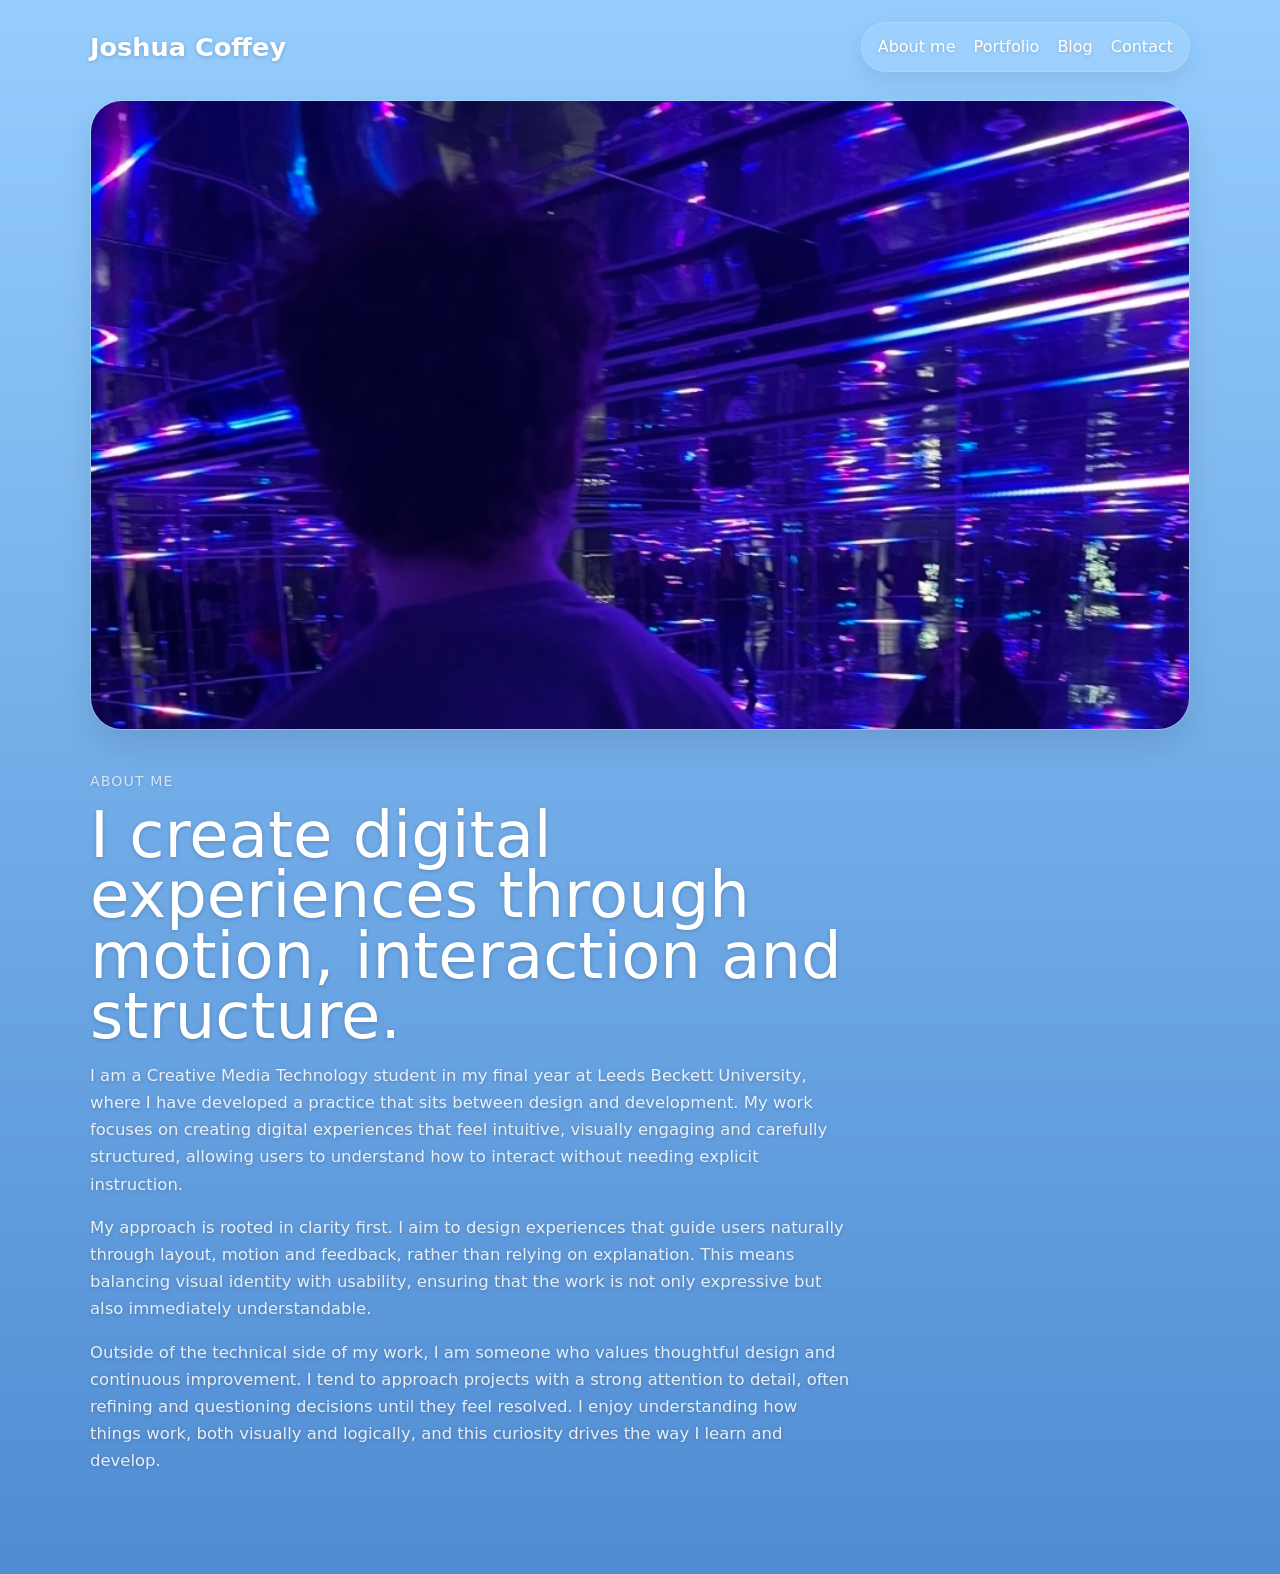
<file: aboutme.html>
<!DOCTYPE html>
<html lang="en">
<head>
<meta charset="UTF-8">
<meta name="viewport" content="width=device-width, initial-scale=1.0">
<title>About Me - Joshua Coffey</title>
<link rel="icon" href="img/favicon2.png">

<link href="https://cdn.jsdelivr.net/npm/bootstrap@5.3.3/dist/css/bootstrap.min.css" rel="stylesheet">
<link rel="stylesheet" href="https://cdn.jsdelivr.net/npm/bootstrap-icons@1.11.3/font/bootstrap-icons.css">

<style>
:root{
  --radius:28px;
  --section-padding-x:20px;
  --text-dark:#ffffff;
  --text-soft:rgba(255,255,255,0.86);
  --line:rgba(255,255,255,0.18);
  --shadow:0 16px 32px rgba(0,0,0,0.10);
  --panel:rgba(255,255,255,0.08);
  --panel-strong:rgba(255,255,255,0.10);
}

/* BASE */

body{
  margin:0;
  font-family:system-ui,-apple-system,"Segoe UI",sans-serif;
  color:var(--text-dark);
  background:linear-gradient(to bottom, rgb(149,205,254), rgb(80,140,210));
  text-shadow:0 1px 4px rgba(0,0,0,0.20);
}

.container{
  width:min(1180px, 92vw);
  margin:0 auto;
  padding-left:var(--section-padding-x);
  padding-right:var(--section-padding-x);
}

/* NAV (COPIED 1:1) */

.site-nav{
  padding:22px 0 0;
}

.site-nav-inner{
  display:flex;
  align-items:center;
  justify-content:space-between;
  gap:20px;
}

.brand{
  font-size:clamp(1.2rem,2vw,1.8rem);
  font-weight:700;
  color:var(--text-dark);
  text-decoration:none;
  white-space:nowrap;
}

.nav-links{
  display:flex;
  gap:18px;
  align-items:center;
  background:rgba(255,255,255,0.10);
  padding:12px 16px;
  border-radius:999px;
  border:1px solid rgba(255,255,255,0.14);
  backdrop-filter:blur(10px);
  -webkit-backdrop-filter:blur(10px);
  box-shadow:0 8px 24px rgba(0,0,0,0.08);
}

.nav-links a{
  text-decoration:none;
  color:var(--text-dark);
  font-size:1rem;
}

/* HERO */

.hero{
  margin-top:28px;
  border-radius:32px;
  overflow:hidden;
  height:70vh;
  min-height:420px;
  border:1px solid rgba(255,255,255,0.18);
  box-shadow:var(--shadow);
}

.hero img{
  width:100%;
  height:100%;
  object-fit:cover;
  display:block;
}

/* TEXT */

.content{
  max-width:760px;
  margin-top:40px;
  margin-bottom:100px;
}

/* TYPOGRAPHY */

.kicker{
  font-size:.88rem;
  letter-spacing:.08em;
  text-transform:uppercase;
  opacity:.82;
  margin-bottom:12px;
}

h1{
  font-size:clamp(2.8rem, 5vw, 4.5rem);
  line-height:.94;
  margin-bottom:16px;
}

p{
  font-size:1.03rem;
  line-height:1.65;
  color:var(--text-soft);
  margin-bottom:16px;
}

/* MOBILE */

@media (max-width:767px){
  :root{
    --section-padding-x:16px;
  }

  .site-nav-inner{
    flex-direction:column;
    align-items:flex-start;
  }

  .nav-links{
    gap:12px;
    padding:10px 12px;
  }

  .hero{
    height:50vh;
    border-radius:24px;
  }

  .content{
    margin-top:30px;
  }

  h1{
    font-size:2.4rem;
  }
}
</style>
</head>
<body>

<!-- NAV -->
<nav class="site-nav">
  <div class="container">
    <div class="site-nav-inner">
      <a href="index.html" class="brand">Joshua Coffey</a>
      <div class="nav-links">
        <a href="aboutme.html">About me</a>
        <a href="index.html#work">Portfolio</a>
        <a href="https://substack.com/@joshuacoffey/posts">Blog</a>
        <a href="index.htm#contact">Contact</a>
      </div>
    </div>
  </div>
</nav>

<main>
  <div class="container">

    <!-- HERO -->
    <section class="hero">
      <img src="img/headshot.jpg" alt="About me image">
    </section>

    <!-- TEXT -->
    <section class="content">

      <p class="kicker">About Me</p>

      <h1>
        I create digital experiences through motion, interaction and structure.
      </h1>

      <p>
        I am a Creative Media Technology student in my final year at Leeds Beckett University, where I have developed a practice that sits between design and development. My work focuses on creating digital experiences that feel intuitive, visually engaging and carefully structured, allowing users to understand how to interact without needing explicit instruction.
      </p>

      <p>
        My approach is rooted in clarity first. I aim to design experiences that guide users naturally through layout, motion and feedback, rather than relying on explanation. This means balancing visual identity with usability, ensuring that the work is not only expressive but also immediately understandable.
      </p>

      <p>
        Outside of the technical side of my work, I am someone who values thoughtful design and continuous improvement. I tend to approach projects with a strong attention to detail, often refining and questioning decisions until they feel resolved. I enjoy understanding how things work, both visually and logically, and this curiosity drives the way I learn and develop.
      </p>

    </section>

  </div>
</main>

</body>
</html>
</file>
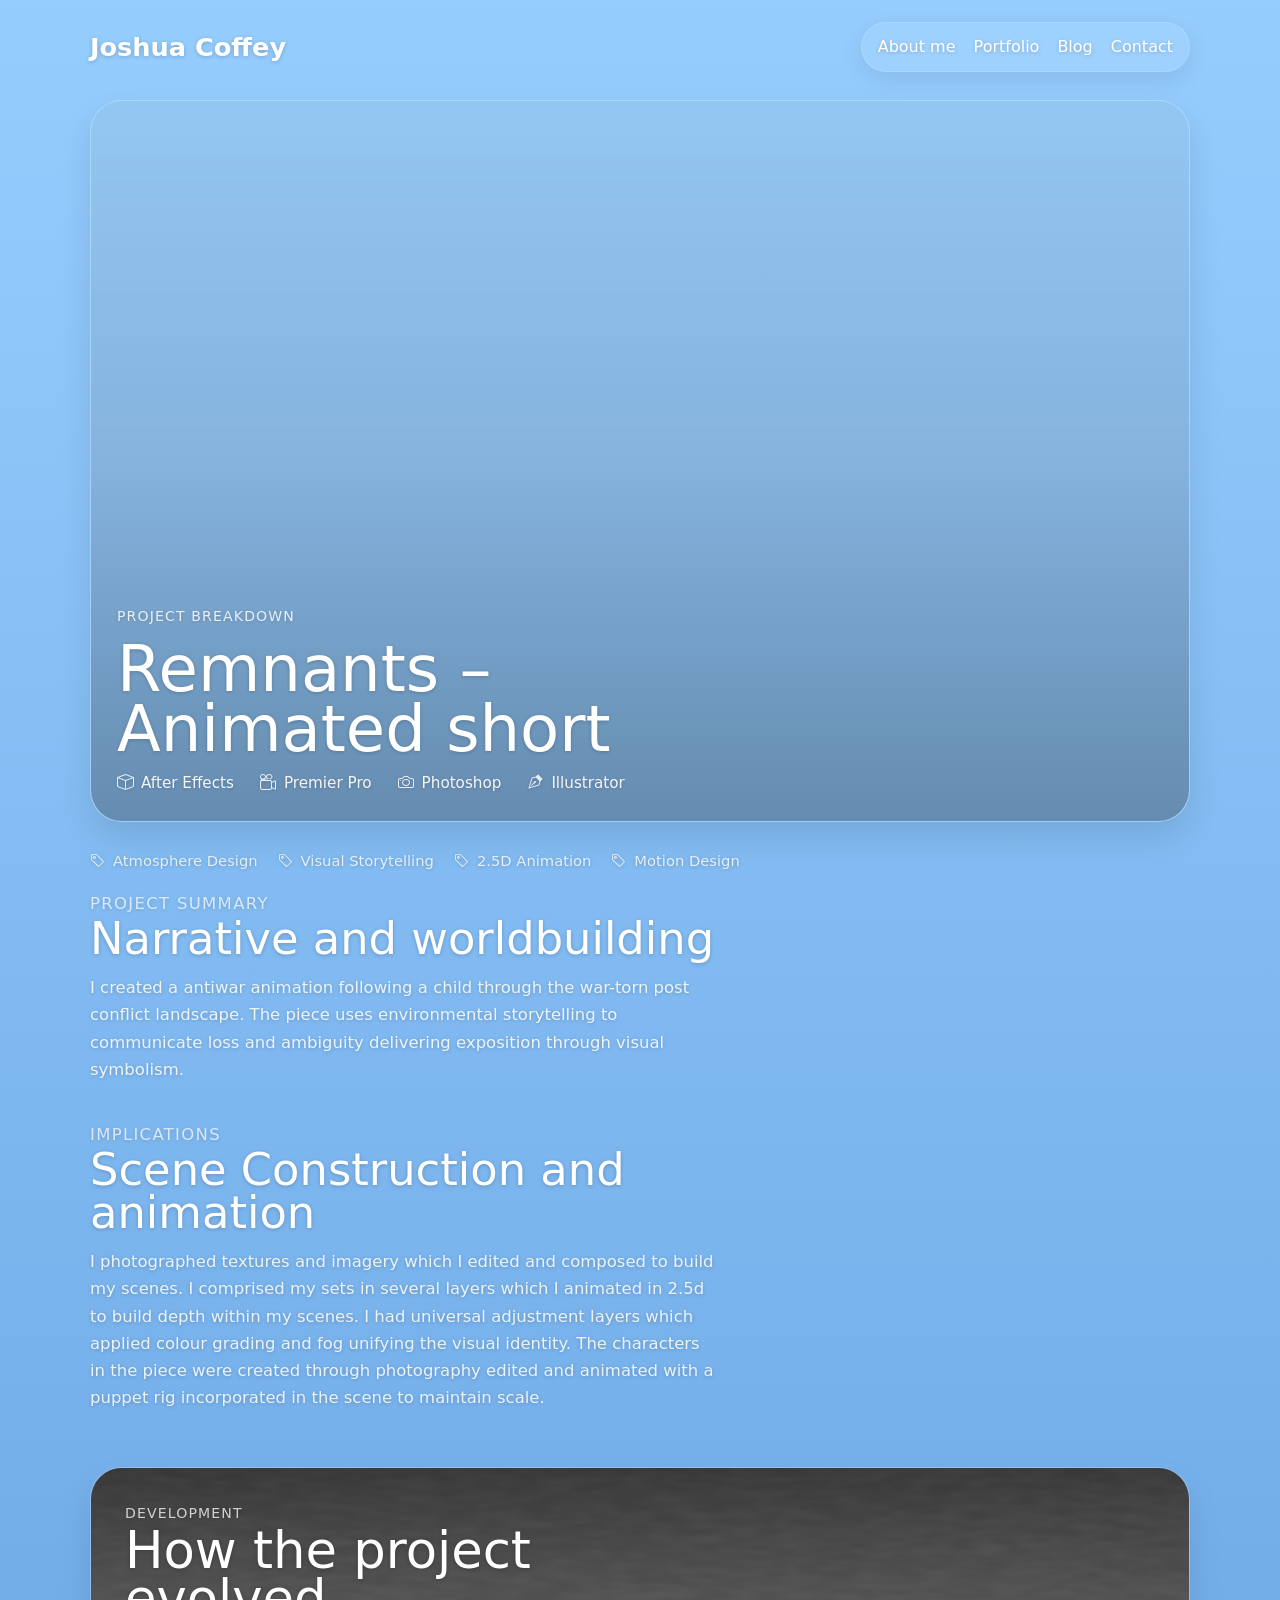
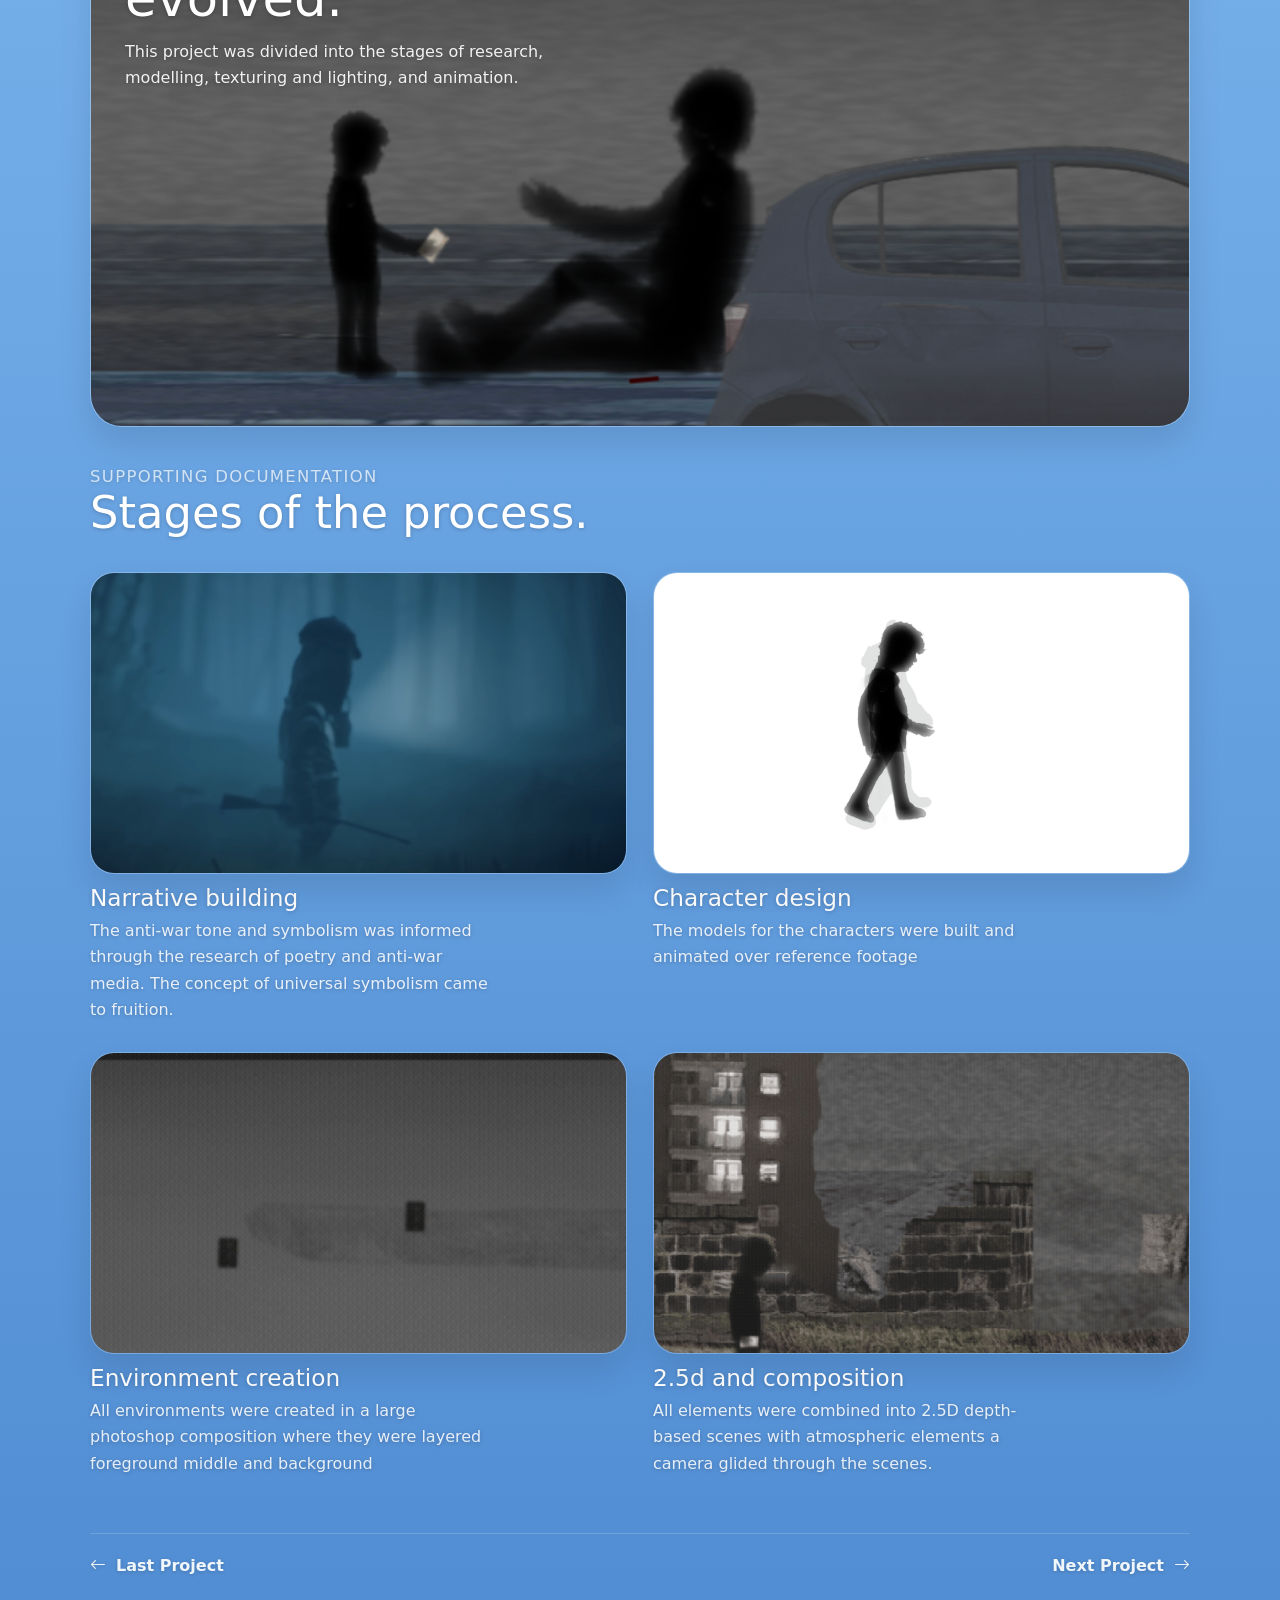
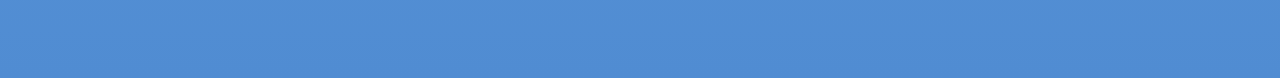
<file: agb.html>
<!DOCTYPE html>
<html lang="en">
<head>
  <meta charset="UTF-8" />
  <meta name="viewport" content="width=device-width, initial-scale=1.0" />
  <title>Advanced Graphics | Project Breakdown</title>
<link rel="icon" href="img/favicon2.png">
  <link href="https://cdn.jsdelivr.net/npm/bootstrap@5.3.3/dist/css/bootstrap.min.css" rel="stylesheet">
  <link rel="stylesheet" href="https://cdn.jsdelivr.net/npm/bootstrap-icons@1.11.3/font/bootstrap-icons.css">

  <style>
    :root{
      --radius:28px;
      --section-padding-x:20px;
      --text-dark:#ffffff;
      --text-soft:rgba(255,255,255,0.86);
      --line:rgba(255,255,255,0.18);
      --shadow:0 16px 32px rgba(0,0,0,0.10);
      --panel:rgba(255,255,255,0.08);
      --panel-strong:rgba(255,255,255,0.10);
    }

    *{
      box-sizing:border-box;
    }

    html{
      scroll-behavior:smooth;
    }

    body{
      margin:0;
      font-family:system-ui,-apple-system,"Segoe UI",sans-serif;
      color:var(--text-dark);
      background:linear-gradient(to bottom, rgb(149,205,254), rgb(80,140,210));
      text-shadow:0 1px 4px rgba(0,0,0,0.20);
    }

    img,
    video{
      display:block;
      width:100%;
      max-width:100%;
    }

    h1,h2,h3,h4,p{
      margin-top:0;
    }

    p{
      line-height:1.65;
    }

    .container{
      width:min(1180px, 92vw);
      margin:0 auto;
      padding-left:var(--section-padding-x);
      padding-right:var(--section-padding-x);
    }

    .site-nav{
      padding:22px 0 0;
    }

    .site-nav-inner{
      display:flex;
      align-items:center;
      justify-content:space-between;
      gap:20px;
    }

    .brand{
      font-size:clamp(1.2rem,2vw,1.8rem);
      font-weight:700;
      color:var(--text-dark);
      text-decoration:none;
      white-space:nowrap;
    }

    .nav-links{
      display:flex;
      gap:18px;
      align-items:center;
      background:rgba(255,255,255,0.10);
      padding:12px 16px;
      border-radius:999px;
      border:1px solid rgba(255,255,255,0.14);
      backdrop-filter:blur(10px);
      -webkit-backdrop-filter:blur(10px);
      box-shadow:0 8px 24px rgba(0,0,0,0.08);
    }

    .nav-links a{
      text-decoration:none;
      color:var(--text-dark);
      font-size:1rem;
    }

    .project-page{
      padding:28px 0 100px;
    }

    /* HERO MEDIA */
    .hero-media{
      position:relative;
      min-height:720px;
      border-radius:32px;
      overflow:hidden;
      border:1px solid rgba(255,255,255,0.18);
      box-shadow:var(--shadow);
      margin-bottom:28px;
      background:rgba(255,255,255,0.08);
    }

    .hero-media iframe{
      position:absolute;
      inset:0;
      width:100%;
      height:100%;
      border:0;
    }

    .hero-media::after{
      content:"";
      position:absolute;
      inset:0;
      background:linear-gradient(
        to top,
        rgba(0,0,0,0.28),
        rgba(0,0,0,0.10),
        rgba(0,0,0,0.04)
      );
      pointer-events:none;
    }

    .hero-media-inner{
      position:relative;
      z-index:2;
      min-height:720px;
      padding:26px;
      display:flex;
      flex-direction:column;
      justify-content:flex-end;
      pointer-events:none;
    }

    .project-title-wrap,
    .tools-row{
      pointer-events:auto;
    }

    .project-title-wrap{
      max-width:640px;
    }

    .project-kicker{
      margin:0 0 10px;
      font-size:.88rem;
      letter-spacing:.08em;
      text-transform:uppercase;
      opacity:.82;
    }

    .project-title{
      font-size:clamp(2.8rem, 5vw, 5rem);
      line-height:.94;
      margin-bottom:12px;
    }

    .project-subtitle{
      margin:0;
      max-width:34ch;
      color:rgba(255,255,255,0.90);
      font-size:1rem;
    }

    .tools-row{
      display:flex;
      flex-wrap:wrap;
      gap:16px 26px;
      align-items:center;
    }

    .tool-item{
      display:inline-flex;
      align-items:center;
      gap:8px;
      color:rgba(255,255,255,0.92);
      font-size:.95rem;
      font-weight:500;
    }

    .tool-item i{
      font-size:1rem;
      opacity:.9;
    }

    .content-width{
      max-width:760px;
    }

    .meta-row{
      display:flex;
      flex-wrap:wrap;
      gap:12px 20px;
      margin-bottom:18px;
      color:rgba(255,255,255,0.80);
      font-size:.92rem;
    }

    .meta-row span{
      display:inline-flex;
      align-items:center;
      gap:8px;
    }

    .editorial-block{
      margin-bottom:38px;
    }

    .editorial-block h2{
      font-size:clamp(1.9rem, 3.5vw, 3rem);
      line-height:.96;
      margin:0 0 14px;
    }

    .editorial-block p{
      margin:0;
      color:var(--text-soft);
      max-width:60ch;
      font-size:1.03rem;
    }

    .small-kicker{
      margin:0 0 10px;
      font-size:.88rem;
      letter-spacing:.08em;
      text-transform:uppercase;
      opacity:.82;
    }

    .development-feature{
      position:relative;
      min-height:560px;
      border-radius:32px;
      overflow:hidden;
      margin:56px 0 28px;
      box-shadow:var(--shadow);
      border:1px solid rgba(255,255,255,0.16);
      background:rgba(255,255,255,0.08);
    }

    .development-feature img{
      position:absolute;
      inset:0;
      height:100%;
      object-fit:cover;
    }

    .development-feature::after{
      content:"";
      position:absolute;
      inset:0;
      background:linear-gradient(
        to bottom,
        rgba(0,0,0,0.48),
        rgba(0,0,0,0.18),
        rgba(0,0,0,0.10)
      );
    }

    .development-copy{
      position:relative;
      z-index:2;
      padding:34px;
      max-width:620px;
    }

    .development-copy h2{
      font-size:clamp(2.2rem,4vw,4rem);
      line-height:.95;
      margin:0 0 16px;
    }

    .development-copy p{
      margin:0;
      color:rgba(255,255,255,0.92);
      max-width:46ch;
    }

    .gallery-section{
      margin-top:36px;
    }

    .gallery-grid{
      display:grid;
      grid-template-columns:repeat(2, minmax(0, 1fr));
      gap:28px 26px;
      align-items:start;
    }

    .gallery-item{
      display:block;
    }

    .gallery-image{
      border-radius:24px;
      overflow:hidden;
      box-shadow:var(--shadow);
      border:1px solid rgba(255,255,255,0.14);
      margin-bottom:12px;
      background:rgba(255,255,255,0.08);
      aspect-ratio:16 / 9;
      position:relative;
    }

    .gallery-image::before{
      content:"";
      position:absolute;
      inset:0;
      background:linear-gradient(
        to bottom,
        rgba(255,255,255,0.06),
        rgba(255,255,255,0.02)
      );
      pointer-events:none;
      z-index:0;
    }

    .gallery-image img{
      position:absolute;
      inset:0;
      width:100%;
      height:100%;
      object-fit:cover;
    }

    .gallery-item h3{
      font-size:1.45rem;
      margin:0 0 8px;
      line-height:1.05;
    }

    .gallery-item p{
      margin:0;
      color:var(--text-soft);
      max-width:40ch;
      font-size:1rem;
    }
    
    .project-nav{
      display:flex;
      justify-content:space-between;
      gap:20px;
      margin-top:56px;
      padding-top:20px;
      border-top:1px solid rgba(255,255,255,0.16);
    }

    .project-nav a{
      text-decoration:none;
      color:white;
      font-weight:600;
      display:inline-flex;
      align-items:center;
      gap:10px;
      opacity:.92;
    }

    .project-nav a:hover{
      opacity:1;
    }

    @media (max-width:991px){
      .hero-media,
      .hero-media-inner{
        min-height:560px;
      }

      .development-feature{
        min-height:420px;
      }

      .gallery-grid{
        grid-template-columns:1fr;
      }

      .gallery-image{
        min-height:240px;
      }
    }

    @media (max-width:767px){
      :root{
        --section-padding-x:16px;
      }

      .site-nav-inner{
        flex-direction:column;
        align-items:flex-start;
      }

      .nav-links{
        gap:12px;
        padding:10px 12px;
      }

      .hero-media{
        min-height:430px;
        border-radius:24px;
      }

      .hero-media-inner{
        min-height:430px;
        padding:18px;
      }

      .project-title{
        font-size:2.35rem;
      }

      .tools-row{
        gap:12px 18px;
      }

      .tool-item{
        width:calc(50% - 9px);
      }

      .development-feature{
        min-height:340px;
        border-radius:24px;
      }

      .development-copy{
        padding:22px;
      }

      .gallery-image{
        border-radius:20px;
        min-height:220px;
      }

      .gallery-image img{
        padding:0;
      }

      .project-nav{
        flex-direction:column;
        align-items:flex-start;
      }
    }
  </style>
</head>
<body>

  <nav class="site-nav">
    <div class="container">
      <div class="site-nav-inner">
        <a href="index.html" class="brand">Joshua Coffey</a>
        <div class="nav-links">
              <a href="aboutme.html">About me</a>
            <a href="index.html#work">Portfolio</a>
          <a href="https://substack.com/@joshuacoffey/posts">Blog</a>
          <a href="#">Contact</a>
        </div>
      </div>
    </div>
  </nav>

  <main class="project-page">
    <div class="container">

      <section class="hero-media">
        <iframe
          src="https://www.youtube.com/embed/f3MdkY4lwVY?rel=0"
          title="Remnants – Animated short"
          allow="accelerometer; autoplay; clipboard-write; encrypted-media; gyroscope; picture-in-picture; web-share"
          allowfullscreen>
        </iframe>

        <div class="hero-media-inner">
          <div class="project-title-wrap">
            <p class="project-kicker">Project Breakdown</p>
            <h1 class="project-title">Remnants – Animated short</h1>
            <p class="project-subtitle"></p>
          </div>

          <div class="tools-row">
            <span class="tool-item"><i class="bi bi-box"></i> After Effects</span>
            <span class="tool-item"><i class="bi bi-camera-reels"></i> Premier Pro</span>
             <span class="tool-item"><i class="bi bi-camera"></i> Photoshop</span>
              <span class="tool-item"><i class="bi bi-vector-pen"></i> Illustrator </span>
          </div>
        </div>
      </section>

      <!-- EVERYTHING ELSE REMAINS EXACTLY THE SAME BELOW -->

      <section class="content-width">
        <div class="meta-row">
          <span><i class="bi bi-tag"></i> Atmosphere Design</span>
          <span><i class="bi bi-tag"></i> Visual Storytelling</span>
          <span><i class="bi bi-tag"></i> 2.5D Animation</span>
          <span><i class="bi bi-tag"></i> Motion Design</span>
        </div>

        <div class="editorial-block">
          <p class="small-kicker">Project Summary</p>
          <h2>Narrative and worldbuilding </h2>
          <p>
            I created a antiwar animation following a child through the war-torn post conflict landscape. The piece uses environmental storytelling to communicate loss and ambiguity delivering exposition through visual symbolism.
          </p>
        </div>

        <div class="editorial-block">
          <p class="small-kicker">Implications</p>
          <h2>Scene Construction and animation</h2>
          <p>
          I photographed textures and imagery which I edited and composed to build my scenes. 
I comprised my sets in several layers which I animated in 2.5d to build depth within my scenes. I had universal adjustment layers which applied colour grading and fog unifying the visual identity. The characters in the piece were created through photography edited and animated with a puppet rig incorporated in the scene to maintain scale.
          </p>
        </div>
      </section>

      <section class="development-feature">
        <img src="img/dev-ag.png" alt="Development process image">

        <div class="development-copy">
          <p class="small-kicker">Development</p>
          <h2>How the project evolved.</h2>
          <p>
            This project was divided into the stages of research, modelling, texturing and lighting, and animation.
          </p>
        </div>
      </section>

      <section class="gallery-section">
        <div class="content-width editorial-block">
          <p class="small-kicker">Supporting Documentation</p>
          <h2>Stages of the process.</h2>
          <p></p>
        </div>

        <div class="gallery-grid">
          <article class="gallery-item">
            <div class="gallery-image">
              <img src="img/inspo.png" alt="Research stage">
            </div>
            <h3>Narrative building</h3>
            <p>
             The anti-war tone and symbolism was informed through the research of poetry and anti-war media. The concept of universal symbolism came to fruition.
            </p>
          </article>

          <article class="gallery-item">
            <div class="gallery-image">
              <img src="img/walk-cycle.png" alt="walk cycle">
            </div>
            <h3>Character design</h3>
            <p>
              The models for the characters were built and animated over reference footage 
            </p>
          </article>

          <article class="gallery-item">
            <div class="gallery-image">
              <img src="img/paralax.gif" alt="Texturing and lighting stage">
            </div>
            <h3>Environment creation </h3>
            <p>
            All environments were created in a large photoshop composition where they were layered foreground middle and background
            </p>
          </article>

          <article class="gallery-item">
            <div class="gallery-image">
              <img src="img/2.5d.gif" alt="Animation stage">
            </div>
            <h3>2.5d and composition</h3>
            <p>
            All elements were combined into 2.5D depth-based scenes with atmospheric elements a camera glided through the scenes.
            </p>
          </article>
        </div>
      </section>

      <nav class="project-nav">
        <a href="id.html"><i class="bi bi-arrow-left"></i> Last Project</a>
        <a href="3d.html">Next Project <i class="bi bi-arrow-right"></i></a>
      </nav>

    </div>
  </main>

</body>
</html>
</file>
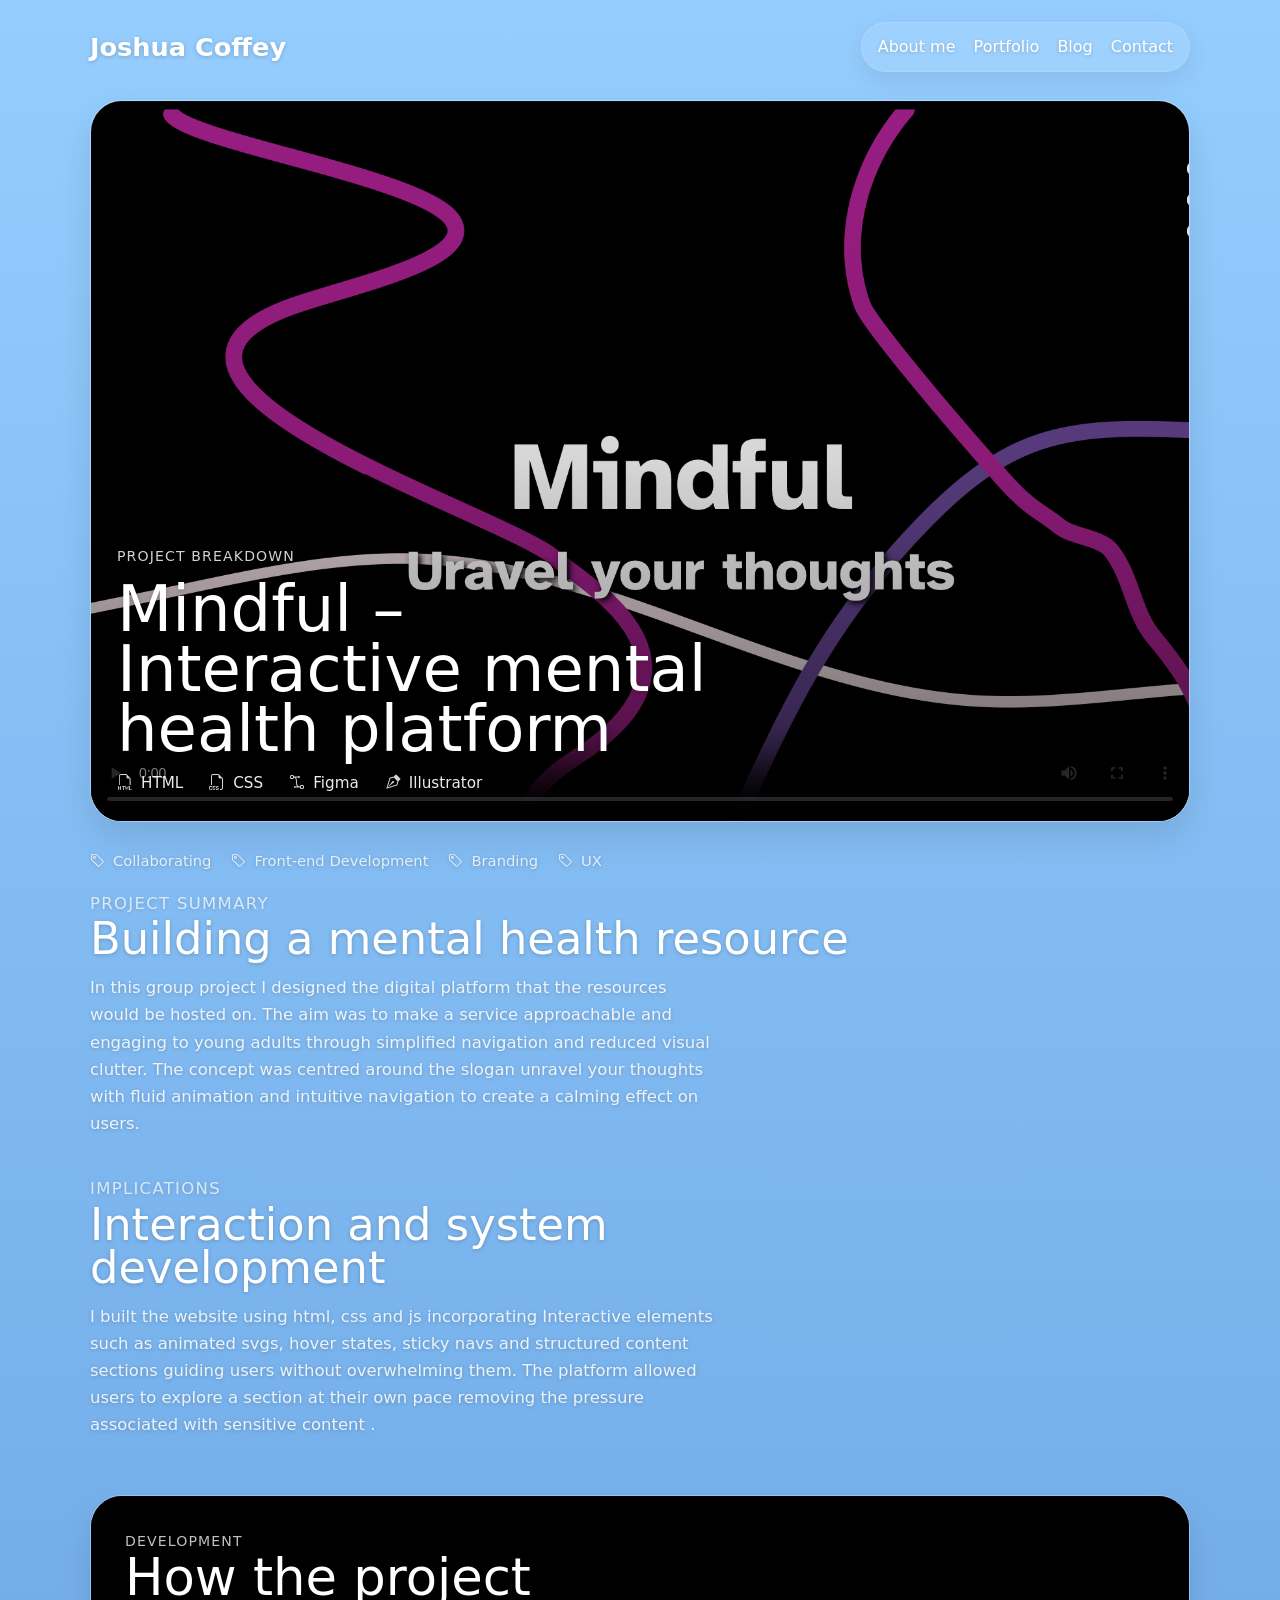
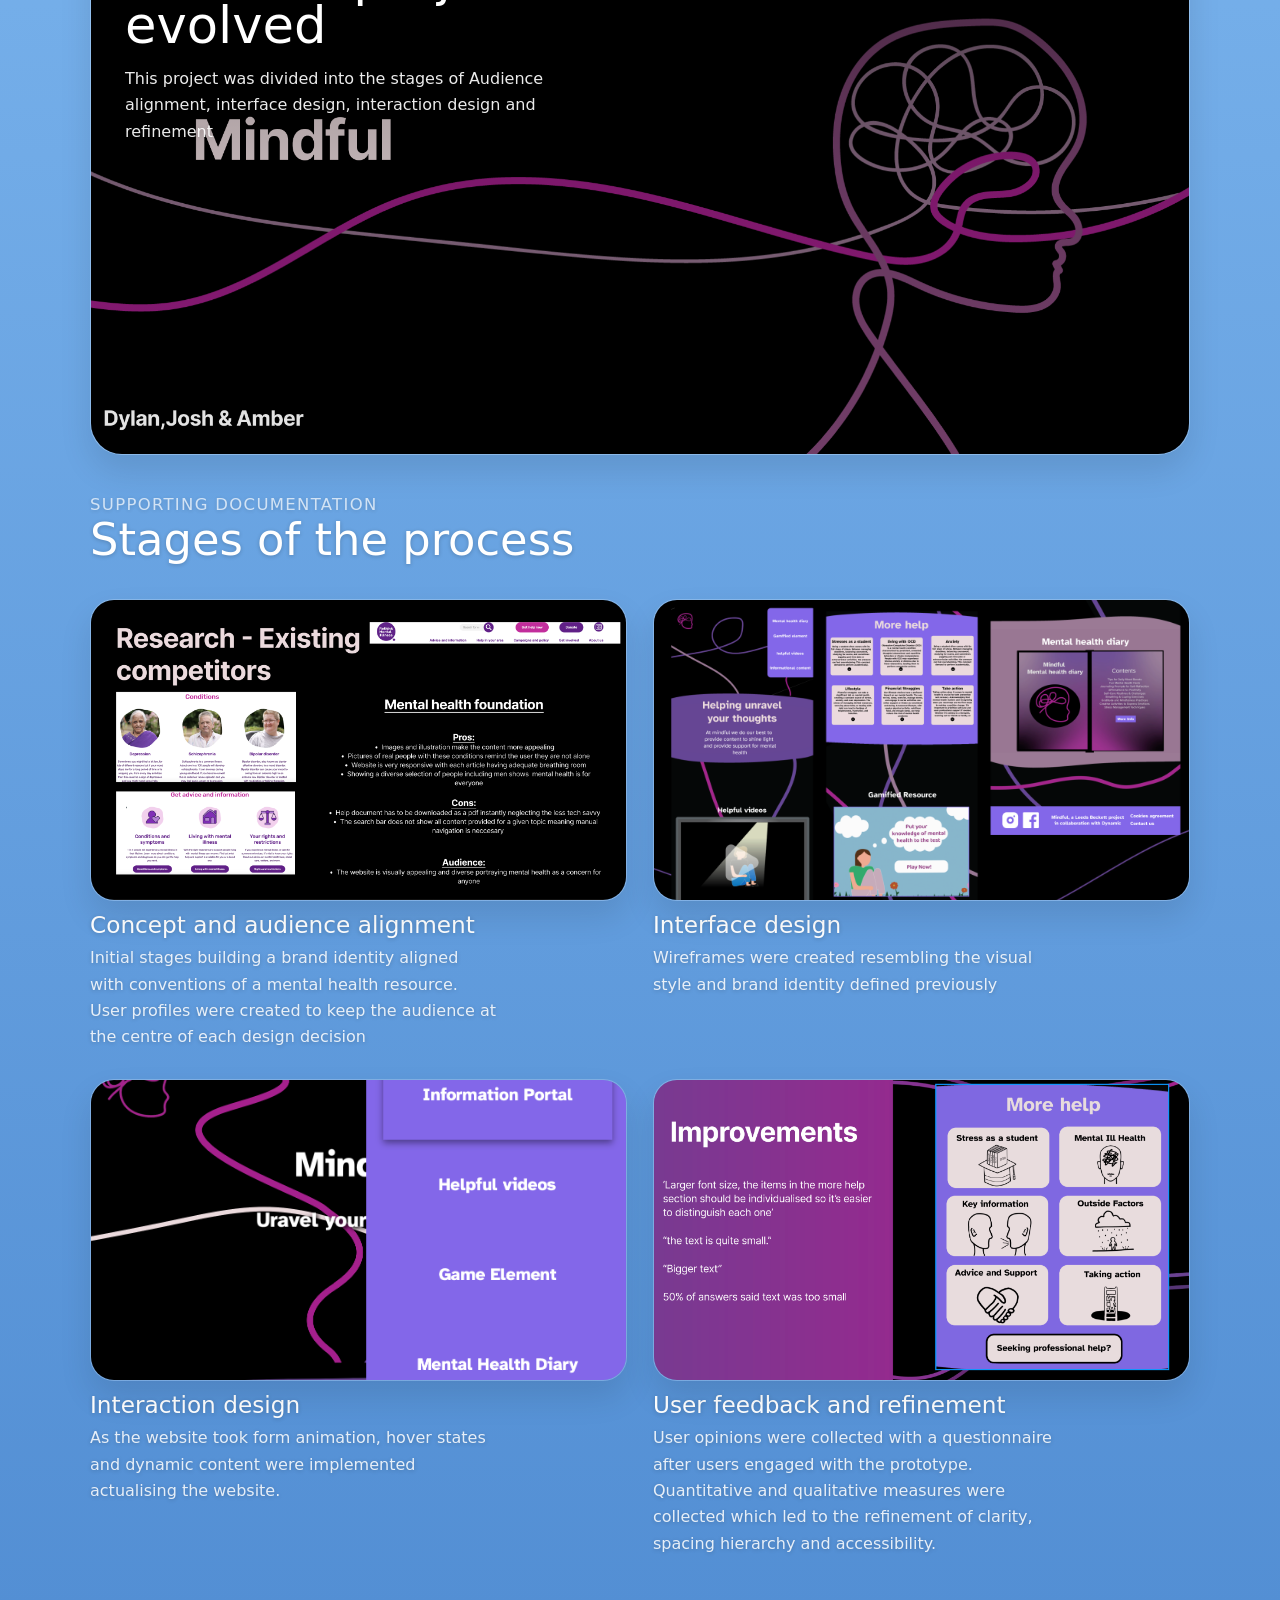
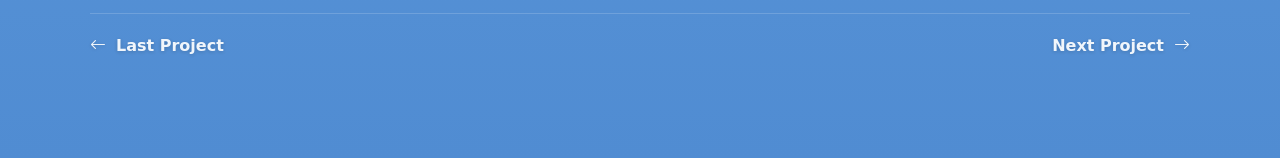
<file: gw.html>
<!DOCTYPE html>
<html lang="en">
<head>
  <meta charset="UTF-8" />
  <meta name="viewport" content="width=device-width, initial-scale=1.0" />
  <title>Mindful – Interactive mental health platform</title>
<link rel="icon" href="img/favicon2.png">
  <link href="https://cdn.jsdelivr.net/npm/bootstrap@5.3.3/dist/css/bootstrap.min.css" rel="stylesheet">
  <link rel="stylesheet" href="https://cdn.jsdelivr.net/npm/bootstrap-icons@1.11.3/font/bootstrap-icons.css">

  <style>
    :root{
      --radius:28px;
      --section-padding-x:20px;
      --text-dark:#ffffff;
      --text-soft:rgba(255,255,255,0.86);
      --line:rgba(255,255,255,0.18);
      --shadow:0 16px 32px rgba(0,0,0,0.10);
      --panel:rgba(255,255,255,0.08);
      --panel-strong:rgba(255,255,255,0.10);
    }

    *{
      box-sizing:border-box;
    }

    html{
      scroll-behavior:smooth;
    }

    body{
      margin:0;
      font-family:system-ui,-apple-system,"Segoe UI",sans-serif;
      color:var(--text-dark);
      background:linear-gradient(to bottom, rgb(149,205,254), rgb(80,140,210));
      text-shadow:0 1px 4px rgba(0,0,0,0.20);
    }

    img,
    video{
      display:block;
      width:100%;
      max-width:100%;
     
    }

    h1,h2,h3,h4,p{
      margin-top:0;
    }

    p{
      line-height:1.65;
    }

    .container{
      width:min(1180px, 92vw);
      margin:0 auto;
      padding-left:var(--section-padding-x);
      padding-right:var(--section-padding-x);
    }

    .site-nav{
      padding:22px 0 0;
    }

    .site-nav-inner{
      display:flex;
      align-items:center;
      justify-content:space-between;
      gap:20px;
    }

    .brand{
      font-size:clamp(1.2rem,2vw,1.8rem);
      font-weight:700;
      color:var(--text-dark);
      text-decoration:none;
      white-space:nowrap;
    }

    .nav-links{
      display:flex;
      gap:18px;
      align-items:center;
      background:rgba(255,255,255,0.10);
      padding:12px 16px;
      border-radius:999px;
      border:1px solid rgba(255,255,255,0.14);
      backdrop-filter:blur(10px);
      -webkit-backdrop-filter:blur(10px);
      box-shadow:0 8px 24px rgba(0,0,0,0.08);
    }

    .nav-links a{
      text-decoration:none;
      color:var(--text-dark);
      font-size:1rem;
    }

    .project-page{
      padding:28px 0 100px;
    }

    /* TOP VIDEO */
    .hero-media{
      position:relative;
      min-height:720px;
      border-radius:32px;
      overflow:hidden;
      border:1px solid rgba(255,255,255,0.18);
      box-shadow:var(--shadow);
      margin-bottom:28px;
      background:rgba(255,255,255,0.08);

    }

    .hero-media video{
      position:absolute;
      inset:0;
      width:100%;
      height:100%;
      object-fit:cover;
        object-position:center 0%;
    }

    .hero-media::after{
      content:"";
      position:absolute;
      inset:0;
      background:linear-gradient(
        to top,
        rgba(0,0,0,0.55),
        rgba(0,0,0,0.16),
        rgba(0,0,0,0.08)
      );
      pointer-events:none;
    }

    .hero-media-inner{
      position:relative;
      z-index:2;
      min-height:720px;
      padding:26px;
      display:flex;
      flex-direction:column;
      justify-content:end;
      pointer-events:none;
    }

    .project-title-wrap,
    .tools-row{
      pointer-events:auto;
    }

    .project-title-wrap{
      max-width:640px;
    }

    .project-kicker{
      margin:0 0 10px;
      font-size:.88rem;
      letter-spacing:.08em;
      text-transform:uppercase;
      opacity:.82;
    }

    .project-title{
      font-size:clamp(2.8rem, 5vw, 5rem);
      line-height:.94;
      margin-bottom:12px;
    }

    .project-subtitle{
      margin:0;
      max-width:34ch;
      color:rgba(255,255,255,0.90);
      font-size:1rem;
    }

    /* QUIETER TOOLS */
    .tools-row{
      display:flex;
      flex-wrap:wrap;
      gap:16px 26px;
      align-items:center;
    }

    .tool-item{
      display:inline-flex;
      align-items:center;
      gap:8px;
      color:rgba(255,255,255,0.92);
      font-size:.95rem;
      font-weight:500;
    }

    .tool-item i{
      font-size:1rem;
      opacity:.9;
    }

    /* FREE EDITORIAL TEXT */
    .content-width{
      max-width:760px;
    }

    .meta-row{
      display:flex;
      flex-wrap:wrap;
      gap:12px 20px;
      margin-bottom:18px;
      color:rgba(255,255,255,0.80);
      font-size:.92rem;
    }

    .meta-row span{
      display:inline-flex;
      align-items:center;
      gap:8px;
    }

    .editorial-block{
      margin-bottom:38px;
    }

    .editorial-block h2{
      font-size:clamp(1.9rem, 3.5vw, 3rem);
      line-height:.96;
      margin:0 0 14px;
    }

    .editorial-block p{
      margin:0;
      color:var(--text-soft);
      max-width:60ch;
      font-size:1.03rem;
    }

    .small-kicker{
      margin:0 0 10px;
      font-size:.88rem;
      letter-spacing:.08em;
      text-transform:uppercase;
      opacity:.82;
    }

    /* DEVELOPMENT FEATURE */
    .development-feature{
      position:relative;
      min-height:560px;
      border-radius:32px;
      overflow:hidden;
      margin:56px 0 28px;
      box-shadow:var(--shadow);
      border:1px solid rgba(255,255,255,0.16);
      background:rgba(255,255,255,0.08);
    }

    .development-feature img{
      position:absolute;
      inset:0;
      height:100%;
      object-fit:cover;
    }

    .development-feature::after{
      content:"";
      position:absolute;
      inset:0;
      background:linear-gradient(
        to bottom,
        rgba(0,0,0,0.48),
        rgba(0,0,0,0.18),
        rgba(0,0,0,0.10)
      );
    }

    .development-copy{
      position:relative;
      z-index:2;
      padding:34px;
      max-width:620px;
    }

    .development-copy h2{
      font-size:clamp(2.2rem,4vw,4rem);
      line-height:.95;
      margin:0 0 16px;
    }

    .development-copy p{
      margin:0;
      color:rgba(255,255,255,0.92);
      max-width:46ch;
    }

    /* SUPPORTING GALLERY */
    .gallery-section{
      margin-top:36px;
    }

    .gallery-grid{
      display:grid;
      grid-template-columns:repeat(2, minmax(0, 1fr));
      gap:28px 26px;
      align-items:start;
    }

    .gallery-item{
      display:block;
    }

    .gallery-image{
      border-radius:24px;
      overflow:hidden;
      box-shadow:var(--shadow);
      border:1px solid rgba(255,255,255,0.14);
      margin-bottom:12px;
      background:rgba(255,255,255,0.08);
      aspect-ratio:16 / 9;
      position:relative;
    }

    .gallery-image::before{
      content:"";
      position:absolute;
      inset:0;
      background:linear-gradient(
        to bottom,
        rgba(255,255,255,0.06),
        rgba(255,255,255,0.02)
      );
      pointer-events:none;
      z-index:0;
    }

    .gallery-image img{
      position:absolute;
      inset:0;
      width:100%;
      height:100%;
      object-fit:cover;
    }

    .gallery-item h3{
      font-size:1.45rem;
      margin:0 0 8px;
      line-height:1.05;
    }

    .gallery-item p{
      margin:0;
      color:var(--text-soft);
      max-width:40ch;
      font-size:1rem;
    }

    /* NAV */
    .project-nav{
      display:flex;
      justify-content:space-between;
      gap:20px;
      margin-top:56px;
      padding-top:20px;
      border-top:1px solid rgba(255,255,255,0.16);
    }

    .project-nav a{
      text-decoration:none;
      color:white;
      font-weight:600;
      display:inline-flex;
      align-items:center;
      gap:10px;
      opacity:.92;
    }

    .project-nav a:hover{
      opacity:1;
    }

    @media (max-width:991px){
      .hero-media,
      .hero-media-inner{
        min-height:560px;
      }

      .development-feature{
        min-height:420px;
      }

      .gallery-grid{
        grid-template-columns:1fr;
      }

      .gallery-image{
        min-height:240px;
      }
    }

    @media (max-width:767px){
      :root{
        --section-padding-x:16px;
      }

      .site-nav-inner{
        flex-direction:column;
        align-items:flex-start;
      }

      .nav-links{
        gap:12px;
        padding:10px 12px;
      }

      .hero-media{
        min-height:430px;
        border-radius:24px;
      }

      .hero-media-inner{
        min-height:430px;
        padding:18px;
      }

      .project-title{
        font-size:2.35rem;
      }

      .tools-row{
        gap:12px 18px;
      }

      .tool-item{
        width:calc(50% - 9px);
      }

      .development-feature{
        min-height:340px;
        border-radius:24px;
      }

      .development-copy{
        padding:22px;
      }

      .gallery-image{
        border-radius:20px;
        min-height:220px;
      }

      .gallery-image img{
        padding:0;
      }

      .project-nav{
        flex-direction:column;
        align-items:flex-start;
      }
    }
  </style>
</head>
<body>

  <nav class="site-nav">
    <div class="container">
      <div class="site-nav-inner">
        <a href="index.html" class="brand">Joshua Coffey</a>
        <div class="nav-links">
              <a href="aboutme.html">About me</a>
          <a href="index.html#work">Portfolio</a>
          <a href="https://substack.com/@joshuacoffey/posts">Blog</a>
          <a href="#">Contact</a>
        </div>
      </div>
    </div>
  </nav>

  <main class="project-page">
    <div class="container">

      <!-- FINAL PRODUCT FIRST -->
      <section class="hero-media">
        <video controls playsinline preload="metadata" poster="img/group-work.png">
          <source src="video/group-demo.mov" type="video/mp4">
          Your browser does not support the video tag.
        </video>

        <div class="hero-media-inner">
          <div class="project-title-wrap">
            <p class="project-kicker">Project Breakdown</p>
            <h1 class="project-title">Mindful – Interactive mental health platform</h1>
            <p class="project-subtitle"></p>
          </div>

          <div class="tools-row">
            <span class="tool-item"><i class="bi bi-filetype-html"></i> HTML</span>
                        <span class="tool-item"><i class="bi bi-filetype-css"></i> CSS</span>
            <span class="tool-item"><i class="bi bi-bezier2"></i> Figma</span>
             <span class="tool-item"><i class="bi bi-vector-pen"></i> Illustrator</span>
          </div>
        </div>
      </section>

      <!-- FREE TEXT -->
      <section class="content-width">
        <div class="meta-row">
          <span><i class="bi bi-tag"></i> Collaborating</span>
          <span><i class="bi bi-tag"></i> Front-end Development</span>
          <span><i class="bi bi-tag"></i> Branding</span>
          <span><i class="bi bi-tag"></i> UX</span>
        </div>

        <div class="editorial-block">
          <p class="small-kicker">Project Summary</p>
          <h2>Building a mental health resource</h2>
          <p>
           In this group project I designed the digital platform that the resources would be hosted on. The aim was to make a service approachable and engaging to young adults through simplified navigation and reduced visual clutter. The concept was centred around the slogan unravel your thoughts with fluid animation and intuitive navigation to create a calming effect on users. 
          </p>
        </div>

        <div class="editorial-block">
          <p class="small-kicker">Implications</p>
          <h2>Interaction and system development</h2>
          <p>
           I built the website using html, css and js incorporating Interactive elements such as animated svgs, hover states, sticky navs and structured content sections guiding users without overwhelming them. The platform allowed users to explore a section at their own pace removing the pressure associated with sensitive content .
          </p>
        </div>
      </section>

      <!-- DEVELOPMENT -->
      <section class="development-feature">
        <img src="img/group-hero.png" alt="Development process image">

        <div class="development-copy">
          <p class="small-kicker">Development</p>
          <h2>How the project evolved
          </h2>
          <p>
            This project was divided into the stages of Audience alignment, interface design, interaction design and refinement 
          </p>
        </div>
      </section>

      <!-- SUPPORTING VISUALS -->
      <section class="gallery-section">
        <div class="content-width editorial-block">
          <p class="small-kicker">Supporting Documentation</p>
          <h2>Stages of the process</h2>
          <p></p>
        </div>

        <div class="gallery-grid">
          <article class="gallery-item">
            <div class="gallery-image">
              <img src="img/research-gw.png" alt="Research stage">
            </div>
            <h3>Concept and audience alignment </h3>
            <p>
            Initial stages building a brand identity aligned with conventions of a mental health resource. User profiles were created to keep the audience at the centre of each design decision
            </p>
          </article>

          <article class="gallery-item">
            <div class="gallery-image">
              <img src="img/wireframes-gw.png" alt="Modelling stage">
            </div>
            <h3>Interface design</h3>
            <p>
              Wireframes were created resembling the visual style and brand identity defined previously
            </p>
          </article>

          <article class="gallery-item">
            <div class="gallery-image">
              <img src="img/interaction-gw.png" alt="Texturing and lighting stage">
            </div>
            <h3>Interaction design</h3>
            <p>
              As the website took form animation, hover states and dynamic content were implemented actualising the website.
            </p>
          </article>

          <article class="gallery-item">
            <div class="gallery-image">
              <img src="img/improvements-gw.png" alt="Animation stage">
            </div>
            <h3>User feedback and refinement </h3>
            <p>
            User opinions were collected with a questionnaire after users engaged with the prototype. Quantitative and qualitative measures were collected which led to the refinement of clarity, spacing hierarchy and accessibility.
            </p>
          </article>
        </div>
      </section>

      <nav class="project-nav">
        <a href="ts.html"><i class="bi bi-arrow-left"></i> Last Project</a>
        <a href="wp.html">Next Project <i class="bi bi-arrow-right"></i></a>
      </nav>

    </div>
  </main>

</body>
</html>
</file>
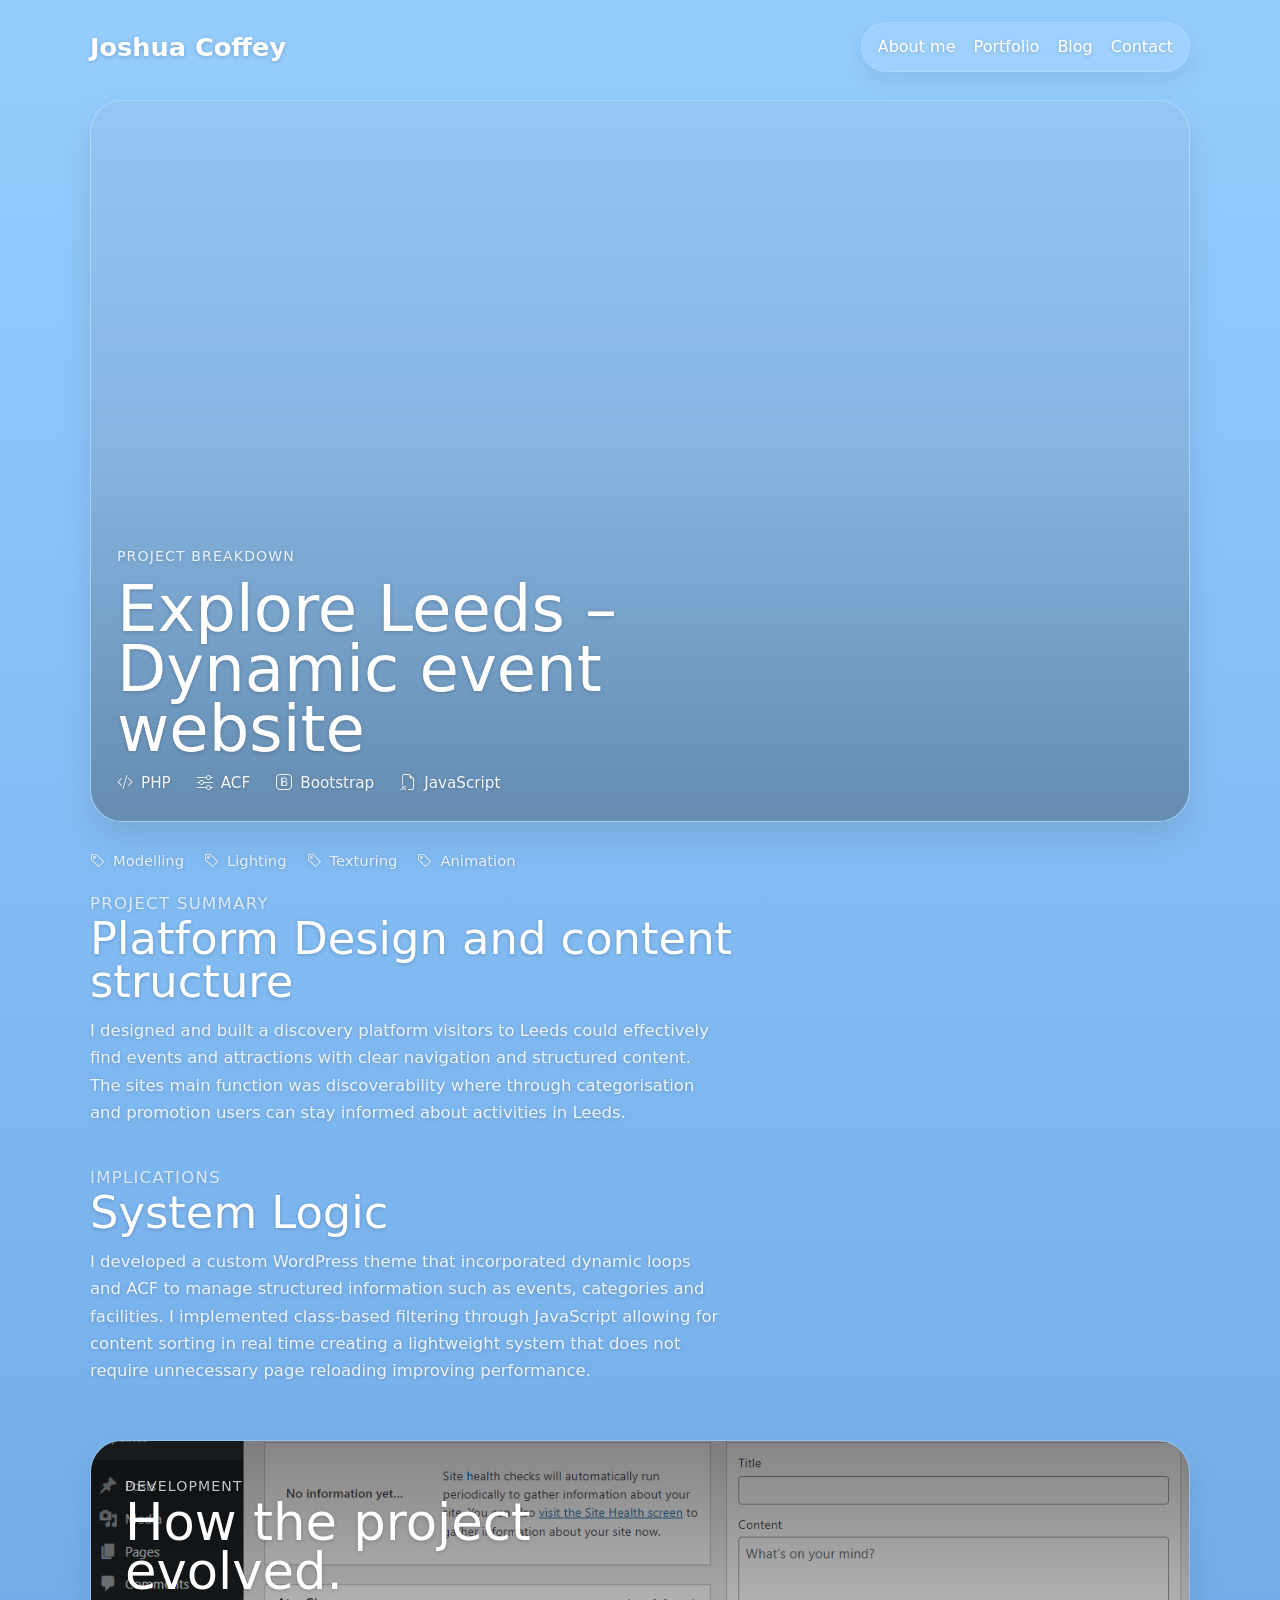
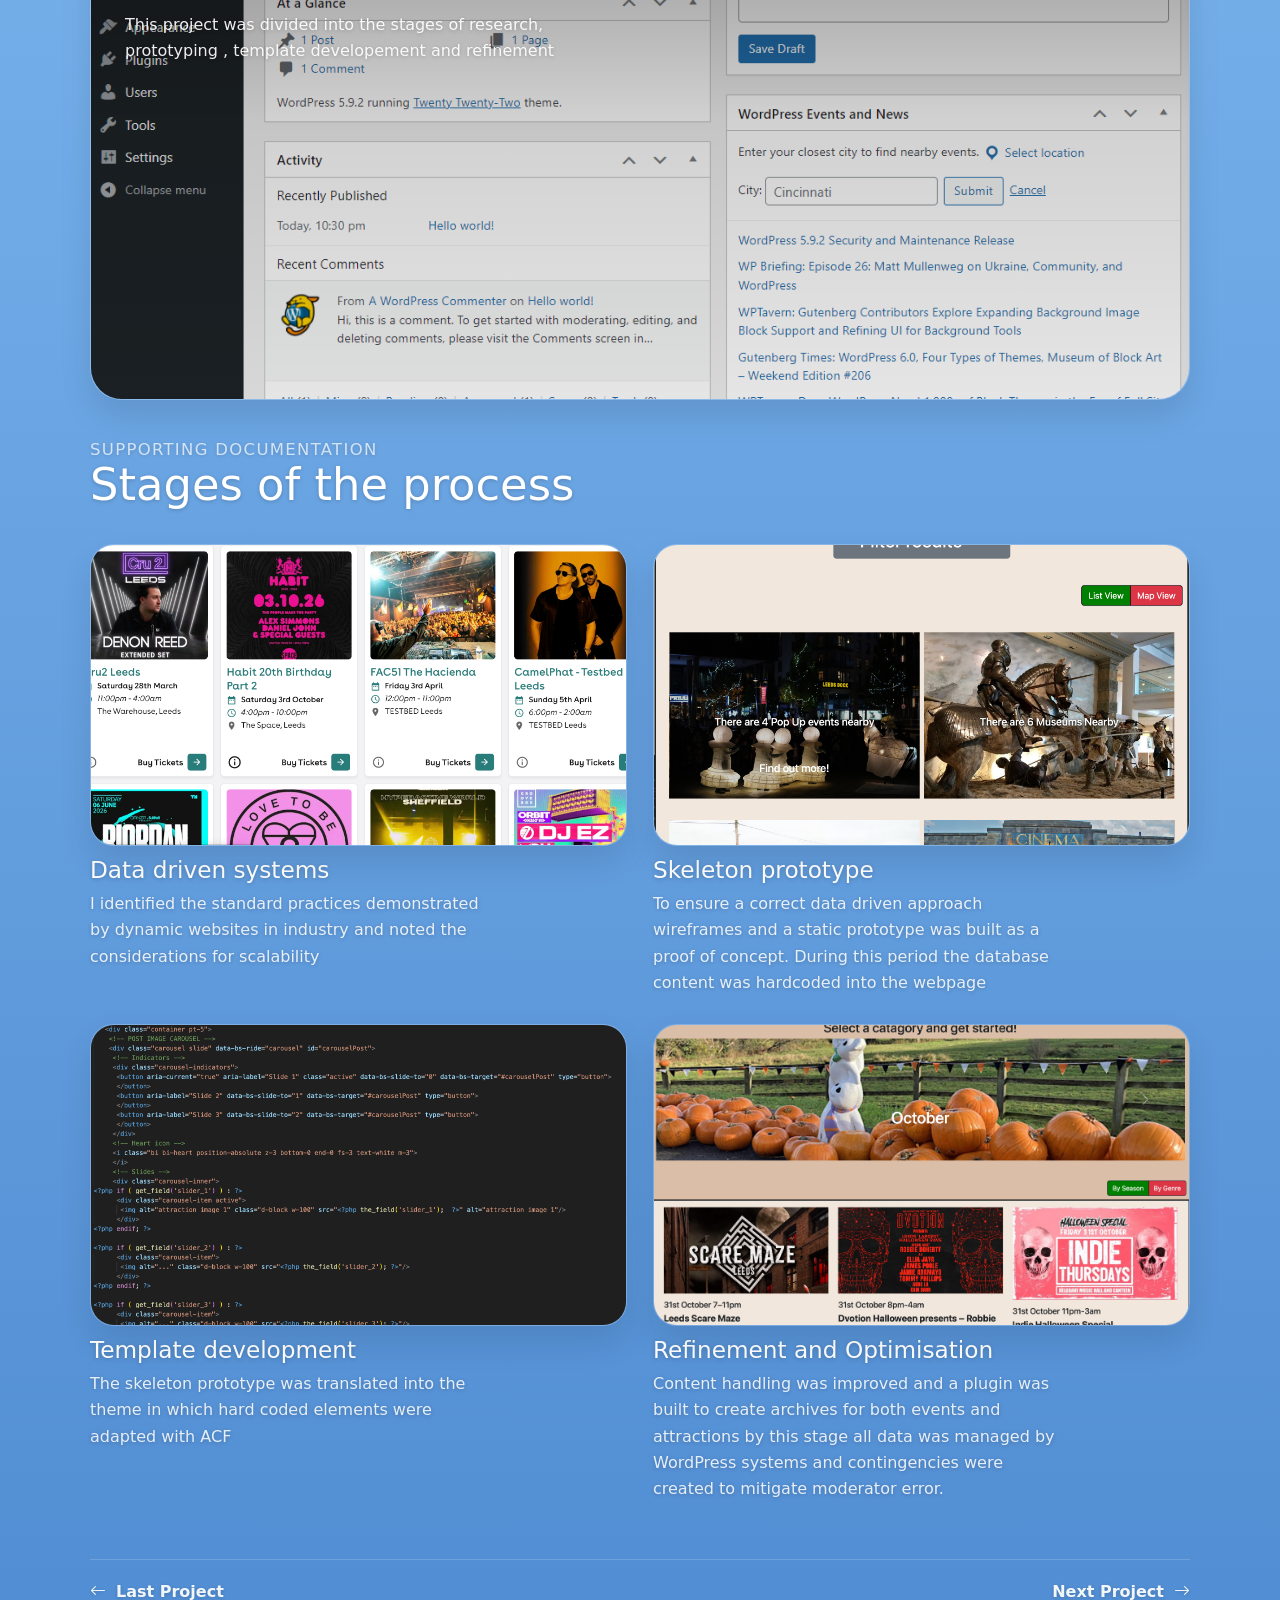
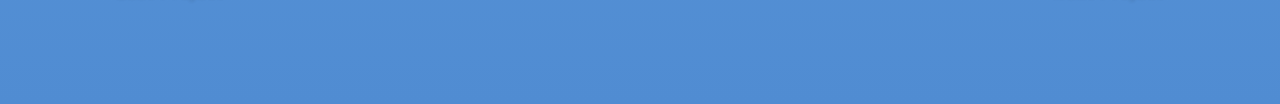
<file: wp.html>
<!DOCTYPE html>
<html lang="en">
<head>
  <meta charset="UTF-8" />
  <meta name="viewport" content="width=device-width, initial-scale=1.0" />
  <title>Dynamic event website | Project Breakdown</title>
<link rel="icon" href="img/favicon2.png">
  <link href="https://cdn.jsdelivr.net/npm/bootstrap@5.3.3/dist/css/bootstrap.min.css" rel="stylesheet">
  <link rel="stylesheet" href="https://cdn.jsdelivr.net/npm/bootstrap-icons@1.11.3/font/bootstrap-icons.css">

  <style>
    :root{
      --radius:28px;
      --section-padding-x:20px;
      --text-dark:#ffffff;
      --text-soft:rgba(255,255,255,0.86);
      --line:rgba(255,255,255,0.18);
      --shadow:0 16px 32px rgba(0,0,0,0.10);
      --panel:rgba(255,255,255,0.08);
      --panel-strong:rgba(255,255,255,0.10);
    }

    *{
      box-sizing:border-box;
    }

    html{
      scroll-behavior:smooth;
    }

    body{
      margin:0;
      font-family:system-ui,-apple-system,"Segoe UI",sans-serif;
      color:var(--text-dark);
      background:linear-gradient(to bottom, rgb(149,205,254), rgb(80,140,210));
      text-shadow:0 1px 4px rgba(0,0,0,0.20);
    }

    img,
    video{
      display:block;
      width:100%;
      max-width:100%;
    }

    h1,h2,h3,h4,p{
      margin-top:0;
    }

    p{
      line-height:1.65;
    }

    .container{
      width:min(1180px, 92vw);
      margin:0 auto;
      padding-left:var(--section-padding-x);
      padding-right:var(--section-padding-x);
    }

    .site-nav{
      padding:22px 0 0;
    }

    .site-nav-inner{
      display:flex;
      align-items:center;
      justify-content:space-between;
      gap:20px;
    }

    .brand{
      font-size:clamp(1.2rem,2vw,1.8rem);
      font-weight:700;
      color:var(--text-dark);
      text-decoration:none;
      white-space:nowrap;
    }

    .nav-links{
      display:flex;
      gap:18px;
      align-items:center;
      background:rgba(255,255,255,0.10);
      padding:12px 16px;
      border-radius:999px;
      border:1px solid rgba(255,255,255,0.14);
      backdrop-filter:blur(10px);
      -webkit-backdrop-filter:blur(10px);
      box-shadow:0 8px 24px rgba(0,0,0,0.08);
    }

    .nav-links a{
      text-decoration:none;
      color:var(--text-dark);
      font-size:1rem;
    }

    .project-page{
      padding:28px 0 100px;
    }

    /* TOP VIDEO */
    .hero-media{
      position:relative;
      min-height:720px;
      border-radius:32px;
      overflow:hidden;
      border:1px solid rgba(255,255,255,0.18);
      box-shadow:var(--shadow);
      margin-bottom:28px;
      background:rgba(255,255,255,0.08);
    }

    .hero-media iframe{
      position:absolute;
      inset:0;
      width:100%;
      height:100%;
      border:0;
    }

    .hero-media::after{
      content:"";
      position:absolute;
      inset:0;
      background:linear-gradient(
        to top,
        rgba(0,0,0,0.28),
        rgba(0,0,0,0.10),
        rgba(0,0,0,0.04)
      );
      pointer-events:none;
    }

    .hero-media-inner{
      position:relative;
      z-index:2;
      min-height:720px;
      padding:26px;
      display:flex;
      flex-direction:column;
      justify-content:flex-end;
      pointer-events:none;
    }

    .project-title-wrap,
    .tools-row{
      pointer-events:auto;
    }

    .project-title-wrap{
      max-width:640px;
    }

    .project-kicker{
      margin:0 0 10px;
      font-size:.88rem;
      letter-spacing:.08em;
      text-transform:uppercase;
      opacity:.82;
    }

    .project-title{
      font-size:clamp(2.8rem, 5vw, 5rem);
      line-height:.94;
      margin-bottom:12px;
    }

    .project-subtitle{
      margin:0;
      max-width:34ch;
      color:rgba(255,255,255,0.90);
      font-size:1rem;
    }

    /* QUIETER TOOLS */
    .tools-row{
      display:flex;
      flex-wrap:wrap;
      gap:16px 26px;
      align-items:center;
    }

    .tool-item{
      display:inline-flex;
      align-items:center;
      gap:8px;
      color:rgba(255,255,255,0.92);
      font-size:.95rem;
      font-weight:500;
    }

    .tool-item i{
      font-size:1rem;
      opacity:.9;
    }

    /* FREE EDITORIAL TEXT */
    .content-width{
      max-width:760px;
    }

    .meta-row{
      display:flex;
      flex-wrap:wrap;
      gap:12px 20px;
      margin-bottom:18px;
      color:rgba(255,255,255,0.80);
      font-size:.92rem;
    }

    .meta-row span{
      display:inline-flex;
      align-items:center;
      gap:8px;
    }

    .editorial-block{
      margin-bottom:38px;
    }

    .editorial-block h2{
      font-size:clamp(1.9rem, 3.5vw, 3rem);
      line-height:.96;
      margin:0 0 14px;
    }

    .editorial-block p{
      margin:0;
      color:var(--text-soft);
      max-width:60ch;
      font-size:1.03rem;
    }

    .small-kicker{
      margin:0 0 10px;
      font-size:.88rem;
      letter-spacing:.08em;
      text-transform:uppercase;
      opacity:.82;
    }

    /* DEVELOPMENT FEATURE */
    .development-feature{
      position:relative;
      min-height:560px;
      border-radius:32px;
      overflow:hidden;
      margin:56px 0 28px;
      box-shadow:var(--shadow);
      border:1px solid rgba(255,255,255,0.16);
      background:rgba(255,255,255,0.08);
    }

    .development-feature img{
      position:absolute;
      inset:0;
      height:100%;
      object-fit:cover;
    }

    .development-feature::after{
      content:"";
      position:absolute;
      inset:0;
      background:linear-gradient(
        to bottom,
        rgba(0,0,0,0.48),
        rgba(0,0,0,0.18),
        rgba(0,0,0,0.10)
      );
    }

    .development-copy{
      position:relative;
      z-index:2;
      padding:34px;
      max-width:620px;
    }

    .development-copy h2{
      font-size:clamp(2.2rem,4vw,4rem);
      line-height:.95;
      margin:0 0 16px;
    }

    .development-copy p{
      margin:0;
      color:rgba(255,255,255,0.92);
      max-width:46ch;
    }

    /* SUPPORTING GALLERY */
    .gallery-section{
      margin-top:36px;
    }

    .gallery-grid{
      display:grid;
      grid-template-columns:repeat(2, minmax(0, 1fr));
      gap:28px 26px;
      align-items:start;
    }

    .gallery-item{
      display:block;
    }

    .gallery-image{
      border-radius:24px;
      overflow:hidden;
      box-shadow:var(--shadow);
      border:1px solid rgba(255,255,255,0.14);
      margin-bottom:12px;
      background:rgba(255,255,255,0.08);
      aspect-ratio:16 / 9;
      position:relative;
    }

    .gallery-image::before{
      content:"";
      position:absolute;
      inset:0;
      background:linear-gradient(
        to bottom,
        rgba(255,255,255,0.06),
        rgba(255,255,255,0.02)
      );
      pointer-events:none;
      z-index:0;
    }

    .gallery-image img{
      position:absolute;
      inset:0;
      width:100%;
      height:100%;
      object-fit:cover;
    }

    .gallery-item h3{
      font-size:1.45rem;
      margin:0 0 8px;
      line-height:1.05;
    }

    .gallery-item p{
      margin:0;
      color:var(--text-soft);
      max-width:40ch;
      font-size:1rem;
    }

    /* NAV */
    .project-nav{
      display:flex;
      justify-content:space-between;
      gap:20px;
      margin-top:56px;
      padding-top:20px;
      border-top:1px solid rgba(255,255,255,0.16);
    }

    .project-nav a{
      text-decoration:none;
      color:white;
      font-weight:600;
      display:inline-flex;
      align-items:center;
      gap:10px;
      opacity:.92;
    }

    .project-nav a:hover{
      opacity:1;
    }

    @media (max-width:991px){
      .hero-media,
      .hero-media-inner{
        min-height:560px;
      }

      .development-feature{
        min-height:420px;
      }

      .gallery-grid{
        grid-template-columns:1fr;
      }

      .gallery-image{
        min-height:240px;
      }
    }

    @media (max-width:767px){
      :root{
        --section-padding-x:16px;
      }

      .site-nav-inner{
        flex-direction:column;
        align-items:flex-start;
      }

      .nav-links{
        gap:12px;
        padding:10px 12px;
      }

      .hero-media{
        min-height:430px;
        border-radius:24px;
      }

      .hero-media-inner{
        min-height:430px;
        padding:18px;
      }

      .project-title{
        font-size:2.35rem;
      }

      .tools-row{
        gap:12px 18px;
      }

      .tool-item{
        width:calc(50% - 9px);
      }

      .development-feature{
        min-height:340px;
        border-radius:24px;
      }

      .development-copy{
        padding:22px;
      }

      .gallery-image{
        border-radius:20px;
        min-height:220px;
      }

      .gallery-image img{
        padding:0;
      }

      .project-nav{
        flex-direction:column;
        align-items:flex-start;
      }
    }
  </style>
</head>
<body>

  <nav class="site-nav">
    <div class="container">
      <div class="site-nav-inner">
        <a href="index.html" class="brand">Joshua Coffey</a>
        <div class="nav-links">
              <a href="aboutme.html">About me</a>
        <a href="index.html#work">Portfolio</a>
          <a href="https://substack.com/@joshuacoffey/posts">Blog</a>
          <a href="#">Contact</a>
        </div>
      </div>
    </div>
  </nav>

  <main class="project-page">
    <div class="container">

      <!-- FINAL PRODUCT FIRST -->
      <section class="hero-media">
        <iframe
          src="https://www.youtube.com/embed/tL3We40i99A?rel=0"
          title="Explore Leeds – Dynamic event website"
          allow="accelerometer; autoplay; clipboard-write; encrypted-media; gyroscope; picture-in-picture; web-share"
          allowfullscreen>
        </iframe>

        <div class="hero-media-inner">
          <div class="project-title-wrap">
            <p class="project-kicker">Project Breakdown</p>
            <h1 class="project-title">Explore Leeds – Dynamic event website</h1>
            <p class="project-subtitle"></p>
          </div>

          <div class="tools-row">
            <span class="tool-item"><i class="bi bi-code-slash"></i> PHP</span>
            <span class="tool-item"><i class="bi bi-sliders"></i> ACF</span>
              <span class="tool-item"><i class="bi bi-bootstrap"></i> Bootstrap</span>
              <span class="tool-item"><i class="bi bi-filetype-js"></i> JavaScript</span>
          </div>
        </div>
      </section>

      <!-- FREE TEXT -->
      <section class="content-width">
        <div class="meta-row">
          <span><i class="bi bi-tag"></i> Modelling</span>
          <span><i class="bi bi-tag"></i> Lighting</span>
          <span><i class="bi bi-tag"></i> Texturing</span>
          <span><i class="bi bi-tag"></i> Animation</span>
        </div>

        <div class="editorial-block">
          <p class="small-kicker">Project Summary</p>
          <h2>Platform Design and content structure </h2>
          <p>
            I designed and built a discovery platform visitors to Leeds could effectively find events and attractions with clear navigation and structured content. The sites main function was discoverability where through categorisation and promotion users can stay informed about activities in Leeds.
          </p>
        </div>

        <div class="editorial-block">
          <p class="small-kicker">Implications</p>
          <h2>System Logic</h2>
          <p>
         I developed a custom WordPress theme that incorporated dynamic loops and ACF to manage structured information such as events, categories and facilities. I implemented class-based filtering through JavaScript allowing for content sorting in real time creating a lightweight system that does not require unnecessary page reloading improving performance.
          </p>
        </div>
      </section>

      <!-- DEVELOPMENT -->
      <section class="development-feature">
        <img src="img/wp-console.png" alt="Development process image">

        <div class="development-copy">
          <p class="small-kicker">Development</p>
          <h2>How the project evolved.</h2>
          <p>
            This project was divided into the stages of research, prototyping , template developement and refinement
          </p>
        </div>
      </section>

      <!-- SUPPORTING VISUALS -->
      <section class="gallery-section">
        <div class="content-width editorial-block">
          <p class="small-kicker">Supporting Documentation</p>
          <h2>Stages of the process</h2>
          <p></p>
        </div>

        <div class="gallery-grid">
          <article class="gallery-item">
            <div class="gallery-image">
              <img src="img/data-driven.png" alt="Research stage">
            </div>
            <h3>Data driven systems</h3>
            <p>
              I identified the standard practices demonstrated by dynamic websites in industry and noted the considerations for scalability 
            </p>
          </article>

          <article class="gallery-item">
            <div class="gallery-image">
              <img src="img/skeleton prototype.png" alt="Modelling stage">
            </div>
            <h3>Skeleton prototype</h3>
            <p>
              To ensure a correct data driven approach wireframes and a static prototype was built as a proof of concept. During this period the database content was hardcoded into the webpage
            </p>
          </article>

          <article class="gallery-item">
            <div class="gallery-image">
              <img src="img/template.png" alt="Texturing and lighting stage">
            </div>
            <h3>Template development </h3>
            <p>
              The skeleton prototype was translated into the theme in which hard coded elements were adapted with ACF 
            </p>
          </article>

          <article class="gallery-item">
            <div class="gallery-image">
              <img src="img/content-handling.png" alt="Animation stage">
            </div>
            <h3>Refinement and Optimisation</h3>
            <p>
            Content handling was improved and a plugin was built to create archives for both events and attractions by this stage all data was managed by WordPress systems and contingencies were created to mitigate moderator error.
            </p>
          </article>
        </div>
      </section>

      <nav class="project-nav">
        <a href="gw.html"><i class="bi bi-arrow-left"></i> Last Project</a>
        <a href="id.html">Next Project <i class="bi bi-arrow-right"></i></a>
      </nav>

    </div>
  </main>

</body>
</html>
</file>
